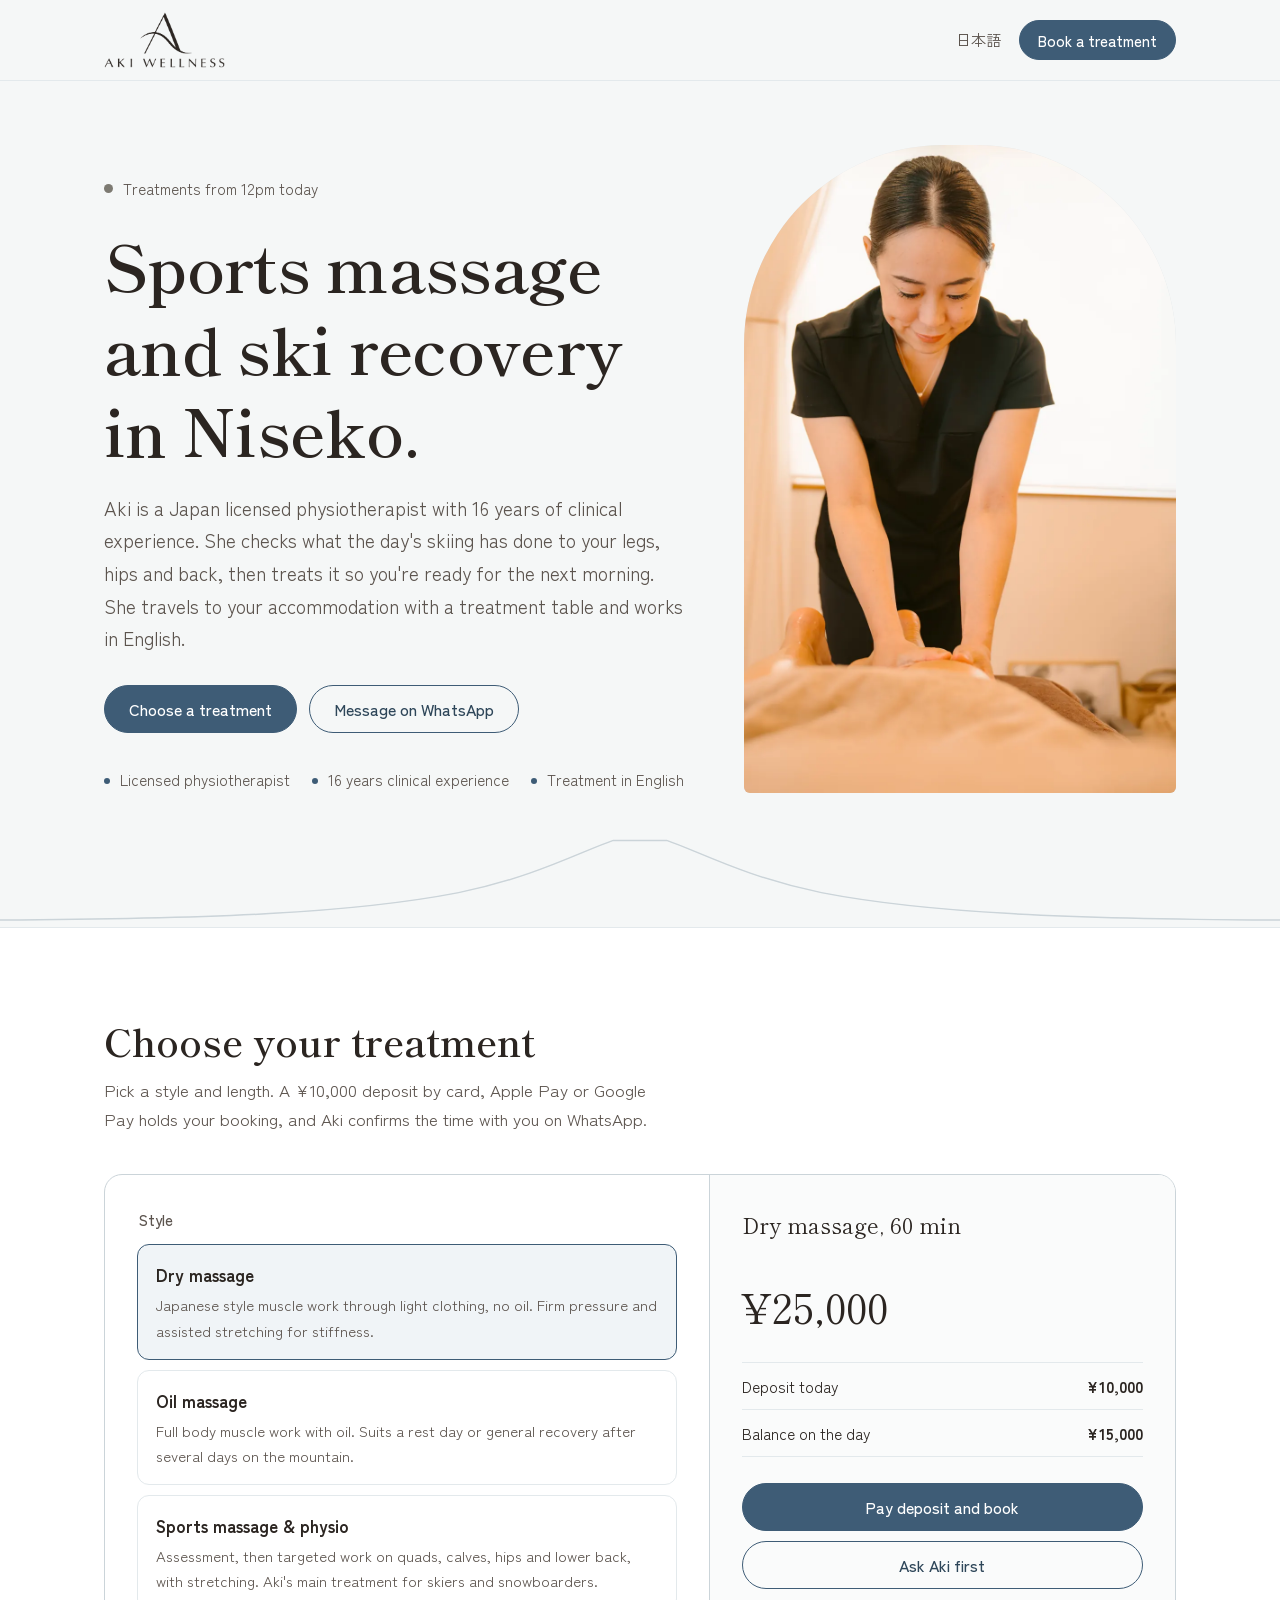
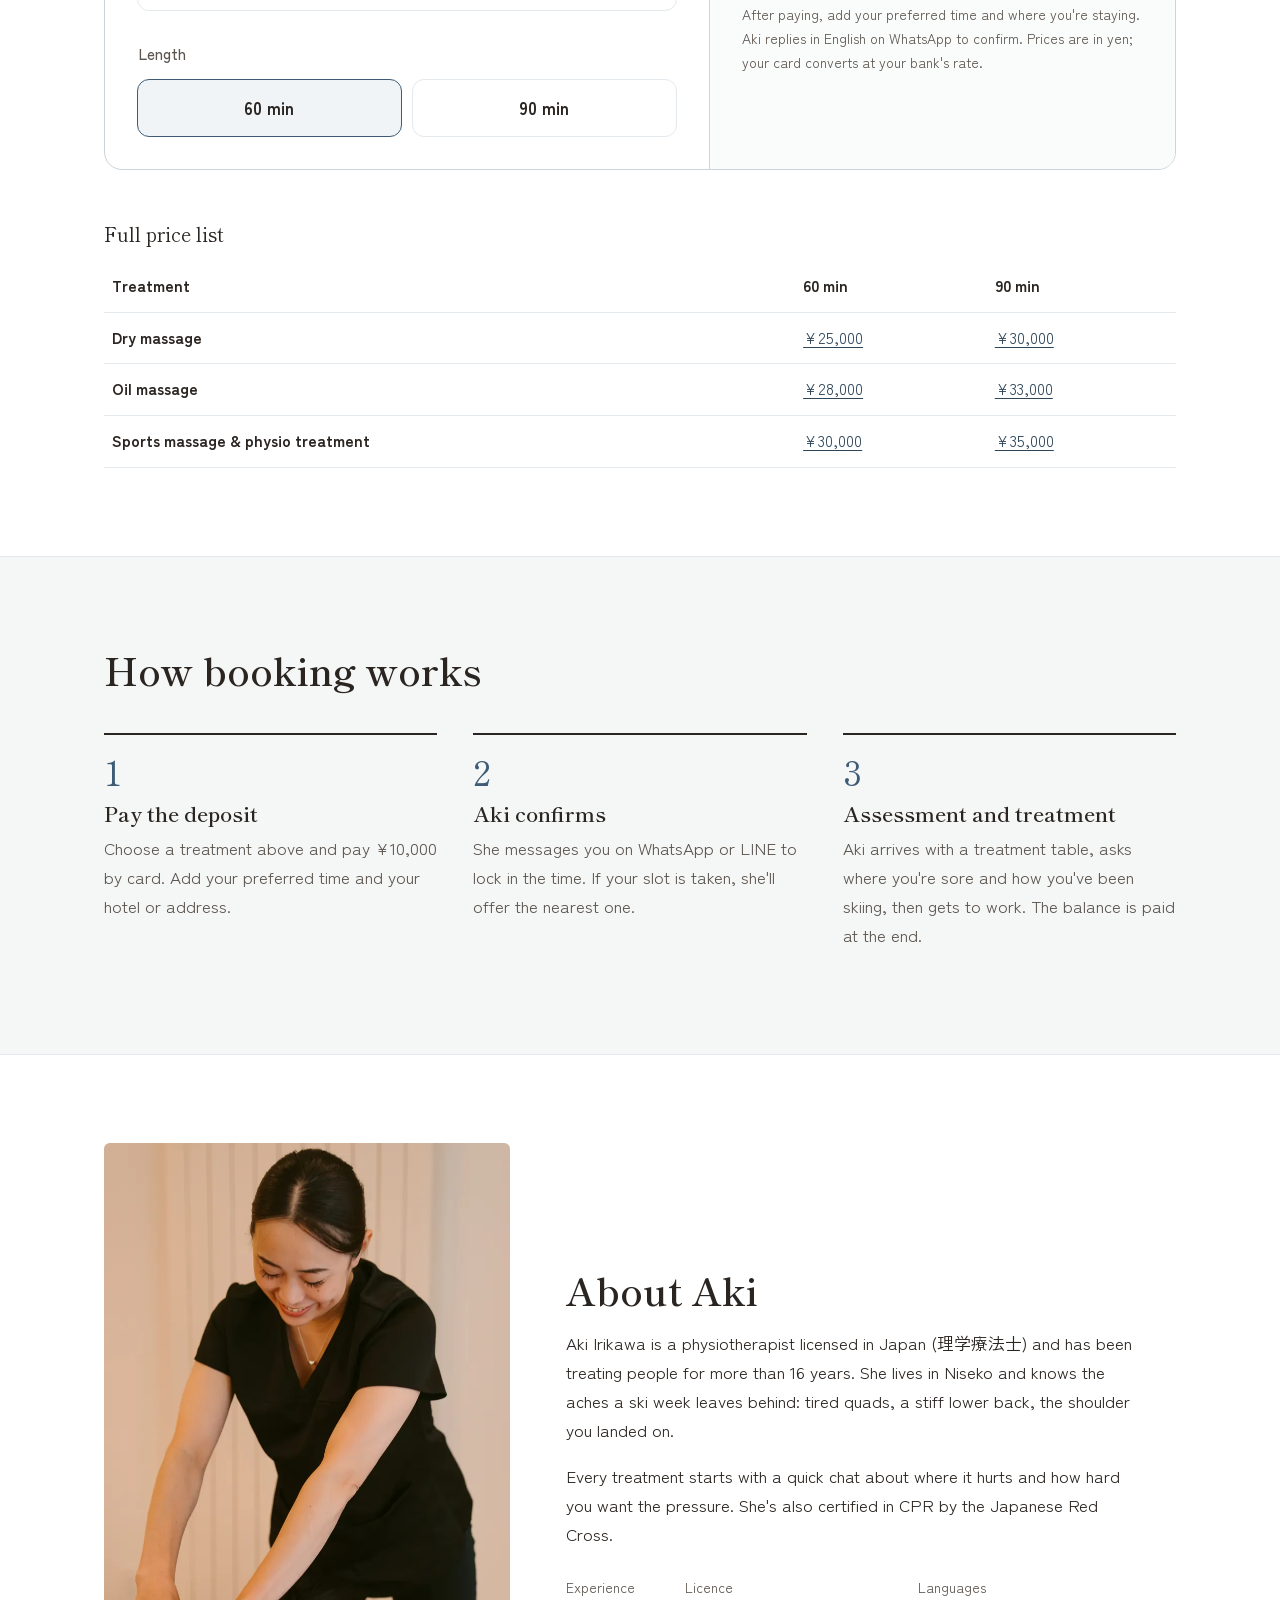
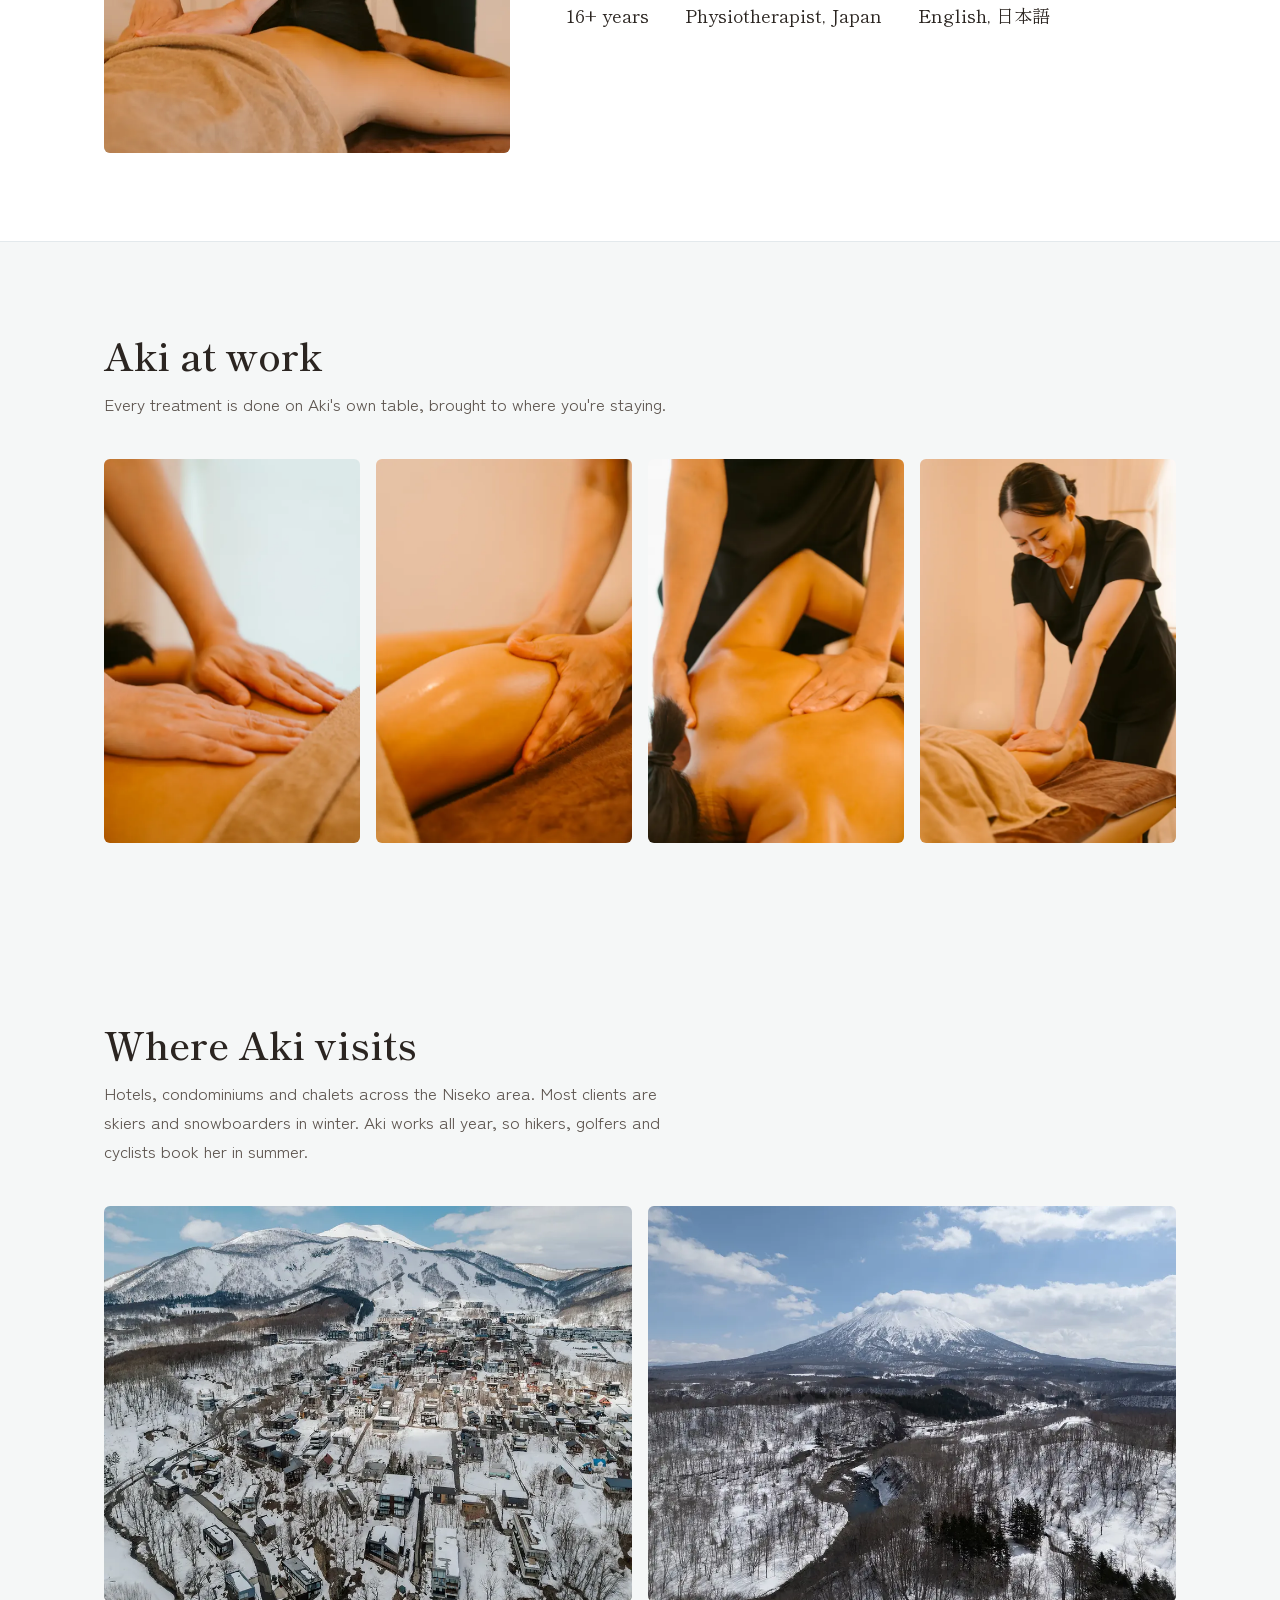
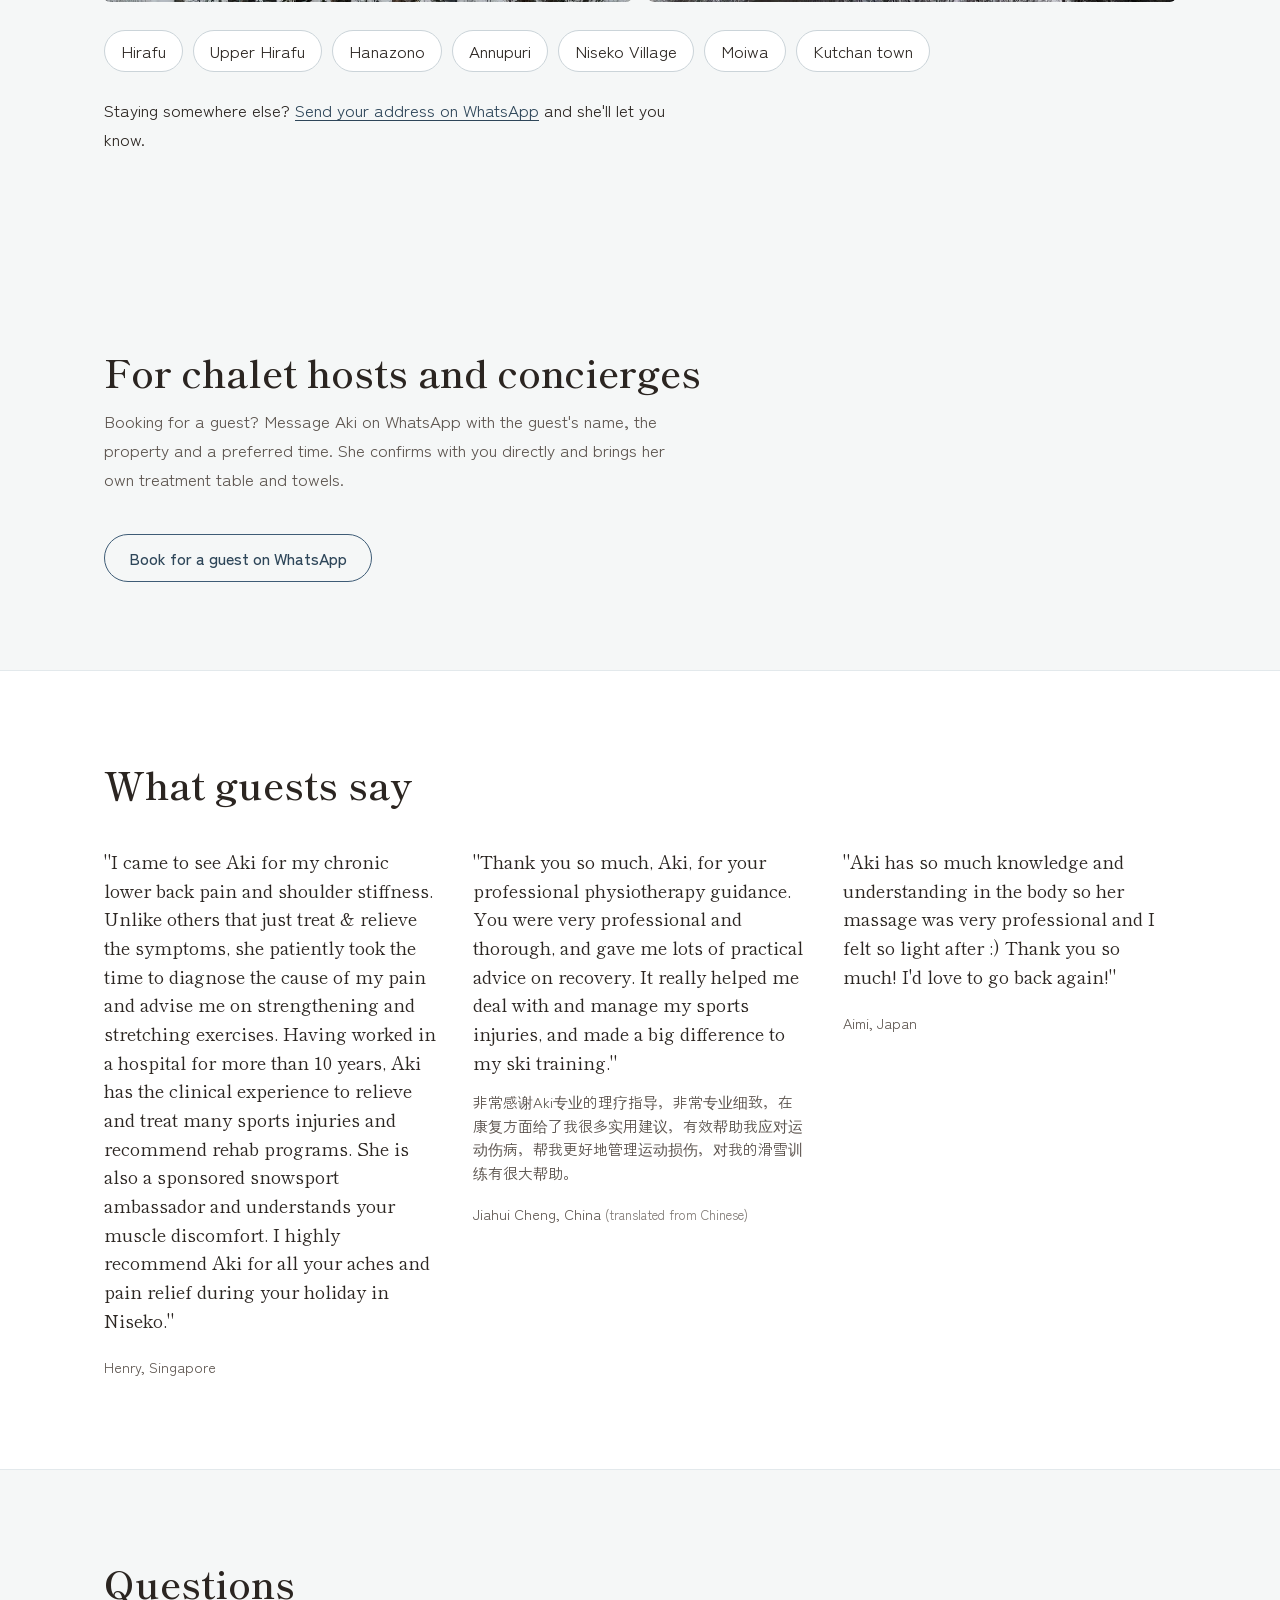
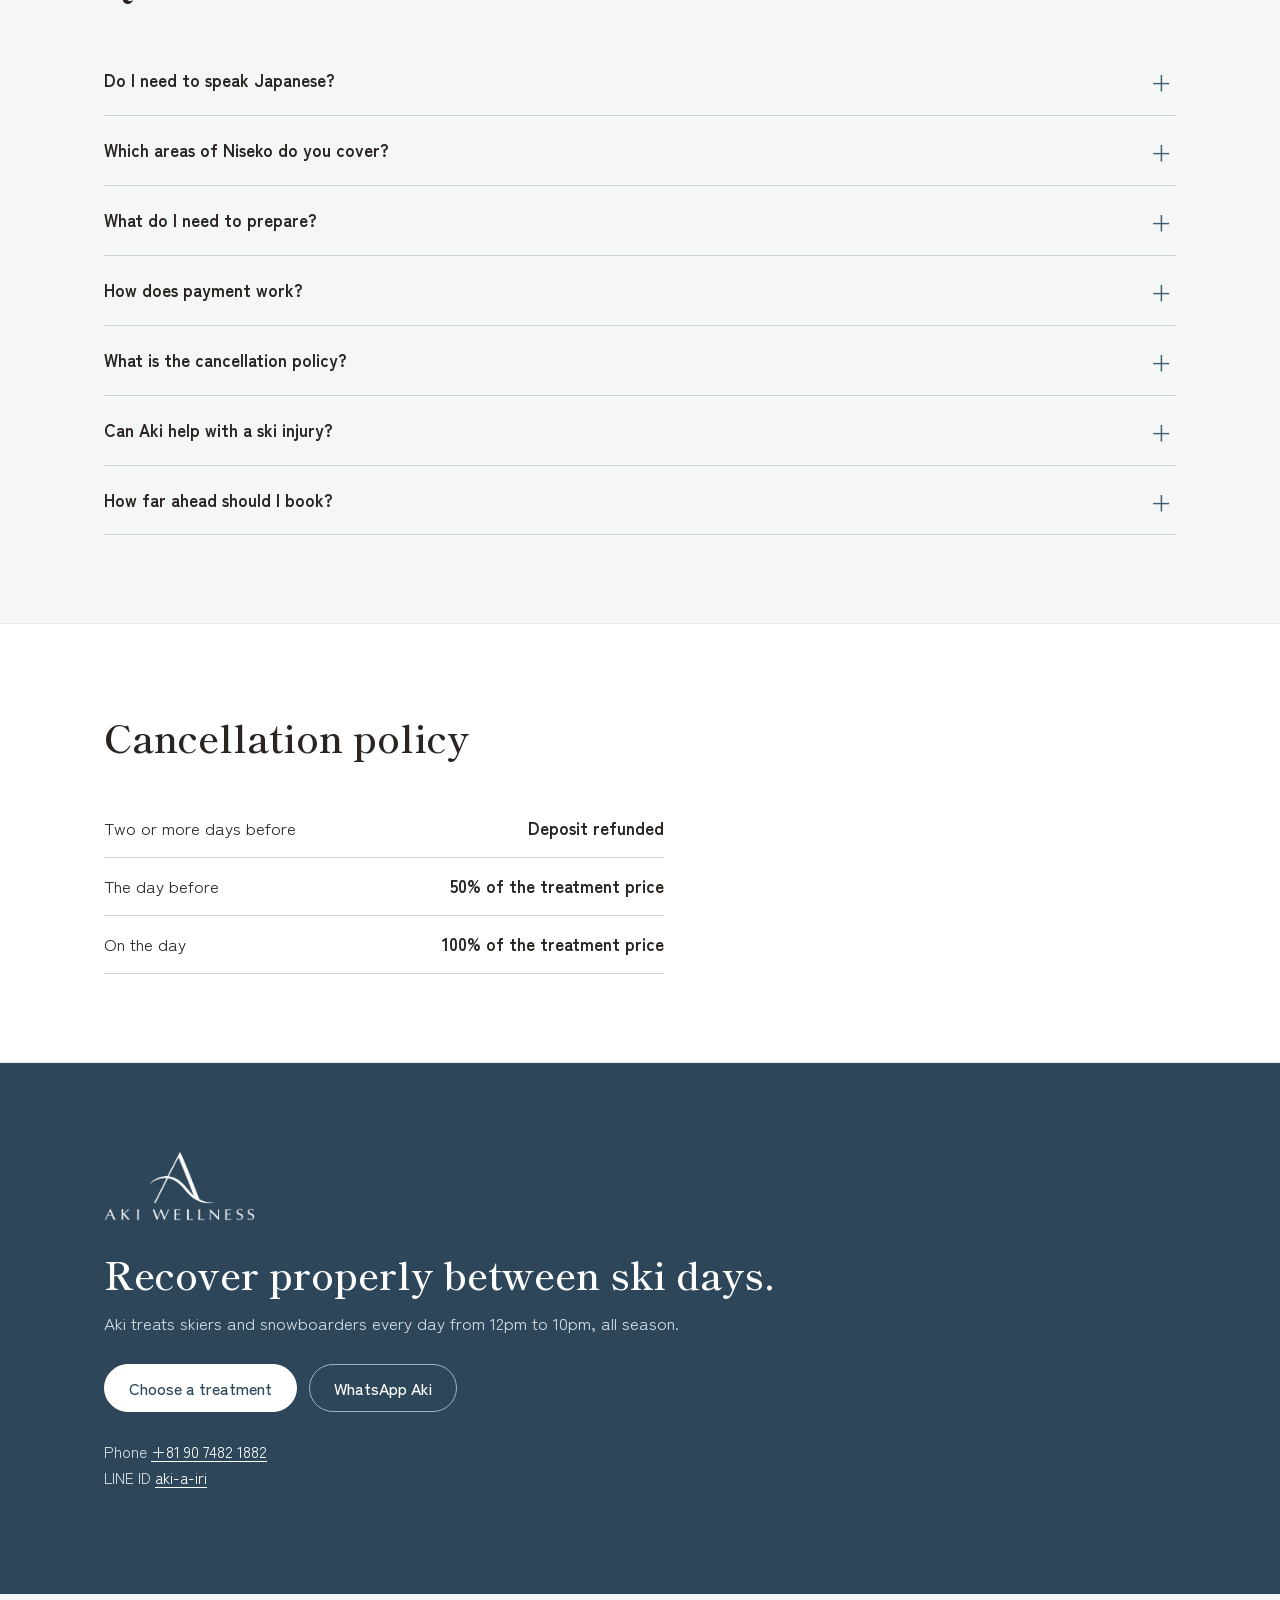
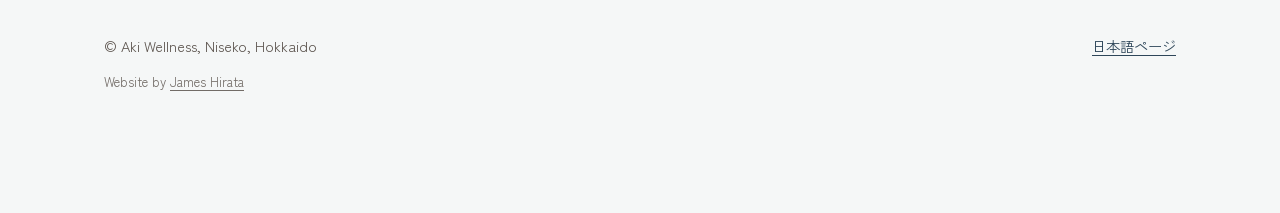
<file: index.html>
<!doctype html>
<html lang="en">
<head>
<meta charset="utf-8">
<meta name="viewport" content="width=device-width, initial-scale=1, viewport-fit=cover">
<title>Niseko Sports Massage and Ski Recovery by a Physiotherapist | Aki Wellness</title>
<meta name="description" content="Recovery and conditioning massage for skiers in Niseko from a Japan licensed physiotherapist. Sports massage, assessment and stretching at your accommodation, in English. Daily 12pm to 10pm.">
<link rel="canonical" href="https://akiwellness.jp/">
<link rel="alternate" hreflang="en" href="https://akiwellness.jp/">
<link rel="alternate" hreflang="ja" href="https://akiwellness.jp/ja/">
<link rel="alternate" hreflang="x-default" href="https://akiwellness.jp/">
<meta name="theme-color" content="#F5F7F7">
<link rel="icon" href="/assets/favicon-32.png" type="image/png" sizes="32x32">
<link rel="apple-touch-icon" href="/assets/apple-touch-icon.png">

<meta property="og:type" content="website">
<meta property="og:site_name" content="Aki Wellness">
<meta property="og:title" content="Ski recovery and sports massage in Niseko | Aki Wellness">
<meta property="og:description" content="Recovery conditioning massage from a licensed physiotherapist, at your accommodation, in English.">
<meta property="og:url" content="https://akiwellness.jp/">
<meta property="og:image" content="https://akiwellness.jp/assets/og.jpg">
<meta property="og:locale" content="en_US">
<meta property="og:locale:alternate" content="ja_JP">
<meta property="og:image:width" content="1200">
<meta property="og:image:height" content="630">
<meta property="og:image:alt" content="Portrait of Aki Irikawa, physiotherapist and massage therapist in Niseko, at work">
<meta name="twitter:card" content="summary_large_image">

<link rel="preconnect" href="https://fonts.googleapis.com">
<link rel="preconnect" href="https://fonts.gstatic.com" crossorigin>
<link href="https://fonts.googleapis.com/css2?family=Shippori+Mincho:wght@500;600&family=Zen+Kaku+Gothic+New:wght@400;500;700&display=swap" rel="stylesheet">
<link rel="preload" as="image" type="image/webp" href="/assets/img/niseko-sports-massage-aki-physiotherapist.webp" fetchpriority="high">
<link rel="stylesheet" href="/assets/styles.css?v=8">

<script type="application/ld+json">
{
  "@context": "https://schema.org",
  "@graph": [
    {
      "@type": "HealthAndBeautyBusiness",
      "@id": "https://akiwellness.jp/#business",
      "name": "Aki Wellness",
      "logo": "https://akiwellness.jp/assets/logo-dark.png",
      "alternateName": "アキ ウェルネス",
      "description": "Recovery conditioning and sports massage for skiers and snowboarders in Niseko, Hokkaido. Aki Irikawa, a Japan licensed physiotherapist with over 16 years of clinical experience, provides assessment and treatment at guests' accommodation, in English.",
      "url": "https://akiwellness.jp/",
      "image": [
        "https://akiwellness.jp/assets/og.jpg",
        "https://akiwellness.jp/assets/img/niseko-sports-massage-aki-physiotherapist.jpg"
      ],
      "telephone": "+81-90-7482-1882",
      "priceRange": "¥25,000 to ¥35,000",
      "currenciesAccepted": "JPY",
      "knowsLanguage": [
        "en",
        "ja"
      ],
      "address": {
        "@type": "PostalAddress",
        "addressLocality": "Niseko",
        "addressRegion": "Hokkaido",
        "addressCountry": "JP"
      },
      "areaServed": [
        {
          "@type": "Place",
          "name": "Hirafu, Kutchan, Hokkaido"
        },
        {
          "@type": "Place",
          "name": "Hanazono, Kutchan, Hokkaido"
        },
        {
          "@type": "Place",
          "name": "Annupuri, Niseko, Hokkaido"
        },
        {
          "@type": "Place",
          "name": "Niseko Village, Hokkaido"
        },
        {
          "@type": "Place",
          "name": "Moiwa, Niseko, Hokkaido"
        },
        {
          "@type": "Place",
          "name": "Kutchan, Hokkaido"
        }
      ],
      "openingHoursSpecification": [
        {
          "@type": "OpeningHoursSpecification",
          "dayOfWeek": [
            "Monday",
            "Tuesday",
            "Wednesday",
            "Thursday",
            "Friday",
            "Saturday",
            "Sunday"
          ],
          "opens": "12:00",
          "closes": "22:00"
        }
      ],
      "founder": {
        "@id": "https://akiwellness.jp/#aki"
      },
      "hasOfferCatalog": {
        "@type": "OfferCatalog",
        "name": "Treatments",
        "itemListElement": [
          {
            "@type": "Offer",
            "name": "Dry massage, 60 minutes",
            "price": 25000,
            "priceCurrency": "JPY"
          },
          {
            "@type": "Offer",
            "name": "Dry massage, 90 minutes",
            "price": 30000,
            "priceCurrency": "JPY"
          },
          {
            "@type": "Offer",
            "name": "Oil massage, 60 minutes",
            "price": 28000,
            "priceCurrency": "JPY"
          },
          {
            "@type": "Offer",
            "name": "Oil massage, 90 minutes",
            "price": 33000,
            "priceCurrency": "JPY"
          },
          {
            "@type": "Offer",
            "name": "Sports massage and physio treatment, 60 minutes",
            "price": 30000,
            "priceCurrency": "JPY"
          },
          {
            "@type": "Offer",
            "name": "Sports massage and physio treatment, 90 minutes",
            "price": 35000,
            "priceCurrency": "JPY"
          }
        ]
      },
      "sameAs": [],
      "review": [
        {
          "@type": "Review",
          "author": {
            "@type": "Person",
            "name": "Henry"
          },
          "reviewBody": "I came to see Aki for my chronic lower back pain and shoulder stiffness. Unlike others that just treat & relieve the symptoms, she patiently took the time to diagnose the cause of my pain and advise me on strengthening and stretching exercises. Having worked in a hospital for more than 10 years, Aki has the clinical experience to relieve and treat many sports injuries and recommend rehab programs. She is also a sponsored snowsport ambassador and understands your muscle discomfort. I highly recommend Aki for all your aches and pain relief during your holiday in Niseko.",
          "inLanguage": "en",
          "itemReviewed": {
            "@id": "https://akiwellness.jp/#business"
          }
        },
        {
          "@type": "Review",
          "author": {
            "@type": "Person",
            "name": "Jiahui Cheng"
          },
          "reviewBody": "非常感谢Aki专业的理疗指导，非常专业细致，在康复方面给了我很多实用建议，有效帮助我应对运动伤病，帮我更好地管理运动损伤，对我的滑雪训练有很大帮助。",
          "inLanguage": "zh-CN",
          "itemReviewed": {
            "@id": "https://akiwellness.jp/#business"
          }
        },
        {
          "@type": "Review",
          "author": {
            "@type": "Person",
            "name": "Aimi"
          },
          "reviewBody": "Aki has so much knowledge and understanding in the body so her massage was very professional and I felt so light after :) Thank you so much! I'd love to go back again!",
          "inLanguage": "en",
          "itemReviewed": {
            "@id": "https://akiwellness.jp/#business"
          }
        }
      ]
    },
    {
      "@type": "Person",
      "@id": "https://akiwellness.jp/#aki",
      "image": "https://akiwellness.jp/assets/img/aki-irikawa-physiotherapist-niseko.jpg",
      "name": "Aki Irikawa",
      "alternateName": "入川",
      "jobTitle": "Physiotherapist and massage therapist",
      "knowsLanguage": [
        "en",
        "ja"
      ],
      "hasCredential": [
        {
          "@type": "EducationalOccupationalCredential",
          "name": "Licensed Physical Therapist (理学療法士), Japan",
          "credentialCategory": "license"
        },
        {
          "@type": "EducationalOccupationalCredential",
          "name": "Japanese Red Cross CPR certification",
          "credentialCategory": "certificate"
        }
      ],
      "worksFor": {
        "@id": "https://akiwellness.jp/#business"
      }
    },
    {
      "@type": "FAQPage",
      "mainEntity": [
        {
          "@type": "Question",
          "name": "Do I need to speak Japanese?",
          "acceptedAnswer": {
            "@type": "Answer",
            "text": "No. Aki speaks English, and booking, payment and the treatment itself all happen in English."
          }
        },
        {
          "@type": "Question",
          "name": "Which areas of Niseko do you cover?",
          "acceptedAnswer": {
            "@type": "Answer",
            "text": "Hirafu (upper and lower), Hanazono, Annupuri, Niseko Village, Moiwa and Kutchan town. If you are staying further out, send a message and Aki will let you know."
          }
        },
        {
          "@type": "Question",
          "name": "What do I need to prepare?",
          "acceptedAnswer": {
            "@type": "Answer",
            "text": "A clear patch of floor about 2 m by 1 m. Aki brings the massage table, towels and oil. Shower beforehand if you have just come off the mountain."
          }
        },
        {
          "@type": "Question",
          "name": "How does payment work?",
          "acceptedAnswer": {
            "@type": "Answer",
            "text": "You pay a ¥10,000 deposit online by card, Apple Pay or Google Pay when you book. Prices are in yen and your card converts them. The balance is paid on the day of your treatment."
          }
        },
        {
          "@type": "Question",
          "name": "What is the cancellation policy?",
          "acceptedAnswer": {
            "@type": "Answer",
            "text": "Cancelling on the day of the treatment is charged at 100%. Cancelling the day before is charged at 50%. Cancel two or more days ahead and your deposit is refunded."
          }
        },
        {
          "@type": "Question",
          "name": "Can Aki help with a ski injury?",
          "acceptedAnswer": {
            "@type": "Answer",
            "text": "Aki is a Japan licensed physiotherapist, so she can assess and work on sore muscles, tight hips, knees and backs after skiing or hiking. For suspected fractures, head knocks or anything serious, see a clinic first."
          }
        },
        {
          "@type": "Question",
          "name": "How far ahead should I book?",
          "acceptedAnswer": {
            "@type": "Answer",
            "text": "Same day bookings are often possible, especially early afternoon. In peak season, from Christmas through February, book a few days ahead for evening slots."
          }
        }
      ]
    }
  ]
}
</script>
</head>
<body>
<a class="skip" href="#main">Skip to content</a>

<header class="site-head">
  <div class="wrap">
    <a class="brand" href="/"><img src="/assets/logo-dark.png" alt="Aki Wellness" width="121" height="56"></a>
    <div class="head-actions">
      <a class="lang" href="/ja/" hreflang="ja" lang="ja">日本語</a>
      <a class="btn btn-primary btn-small" href="#book">Book a treatment</a>
    </div>
  </div>
</header>

<main id="main">

<section class="hero" aria-labelledby="hero-title">
  <div class="wrap">
    <div class="hero-grid">
      <div>
        <p class="status" data-status data-open="false"><span class="status-dot" aria-hidden="true"></span><span data-status-text>Treatments daily, 12pm to 10pm</span></p>
        <h1 id="hero-title">Sports massage and ski recovery in Niseko.</h1>
        <p class="hero-lede">Aki is a Japan licensed physiotherapist with 16 years of clinical experience. She checks what the day's skiing has done to your legs, hips and back, then treats it so you're ready for the next morning. She travels to your accommodation with a treatment table and works in English.</p>
        <div class="hero-ctas">
          <a class="btn btn-primary" href="#book">Choose a treatment</a>
          <a class="btn btn-ghost" data-wa="Hi Aki, I have a question about a massage in Niseko." href="https://wa.me/819074821882">Message on WhatsApp</a>
        </div>
        <ul class="creds">
          <li>Licensed physiotherapist</li>
          <li>16 years clinical experience</li>
          <li>Treatment in English</li>
        </ul>
      </div>
      <div class="photo">
        <picture><source srcset="/assets/img/niseko-sports-massage-aki-physiotherapist.webp" type="image/webp"><img src="/assets/img/niseko-sports-massage-aki-physiotherapist.jpg" alt="Aki, a licensed physiotherapist, giving a sports massage to a guest on her treatment table in Niseko" width="960" height="1440" fetchpriority="high" decoding="async"></picture>
      </div>
    </div>
  </div>
  <svg class="yotei" viewBox="0 0 1200 160" preserveAspectRatio="none" aria-hidden="true" focusable="false">
    <path d="M0 150 C200 148 330 140 430 110 C500 88 545 50 575 34 L625 34 C655 50 700 88 770 110 C870 140 1000 148 1200 150" fill="none" stroke="currentColor" stroke-width="1.5" vector-effect="non-scaling-stroke"/>
  </svg>
</section>

<section id="book" class="band" aria-labelledby="book-title">
  <div class="wrap">
    <div class="section-head">
      <h2 id="book-title">Choose your treatment</h2>
      <p>Pick a style and length. A ¥10,000 deposit by card, Apple Pay or Google Pay holds your booking, and Aki confirms the time with you on WhatsApp.</p>
    </div>

    <form class="picker" data-picker onsubmit="return false">
      <div class="picker-options">
        <fieldset>
          <legend>Style</legend>
          <div class="styles">
            <div class="opt">
              <input type="radio" name="style" id="s-dry" value="dry" checked>
              <label for="s-dry"><span class="name">Dry massage</span><span class="desc">Japanese style muscle work through light clothing, no oil. Firm pressure and assisted stretching for stiffness.</span></label>
            </div>
            <div class="opt">
              <input type="radio" name="style" id="s-oil" value="oil">
              <label for="s-oil"><span class="name">Oil massage</span><span class="desc">Full body muscle work with oil. Suits a rest day or general recovery after several days on the mountain.</span></label>
            </div>
            <div class="opt">
              <input type="radio" name="style" id="s-sports" value="sports">
              <label for="s-sports"><span class="name">Sports massage &amp; physio</span><span class="desc">Assessment, then targeted work on quads, calves, hips and lower back, with stretching. Aki's main treatment for skiers and snowboarders.</span></label>
            </div>
          </div>
        </fieldset>
        <fieldset>
          <legend>Length</legend>
          <div class="durations">
            <div class="opt">
              <input type="radio" name="duration" id="d-60" value="60" checked>
              <label for="d-60">60 min</label>
            </div>
            <div class="opt">
              <input type="radio" name="duration" id="d-90" value="90">
              <label for="d-90">90 min</label>
            </div>
          </div>
        </fieldset>
      </div>

      <div class="picker-summary" aria-live="polite">
        <p class="summary-choice" data-choice>Dry massage, 60 min</p>
        <p class="summary-price" data-price>¥25,000</p>
        <ul class="summary-rows">
          <li><span>Deposit today</span><span data-deposit>¥10,000</span></li>
          <li><span>Balance on the day</span><span data-balance>¥15,000</span></li>
        </ul>
        <a class="btn btn-primary" data-book href="#">Pay deposit and book</a>
        <a class="btn btn-ghost" data-ask href="https://wa.me/819074821882">Ask Aki first</a>
        <p class="fineprint">After paying, add your preferred time and where you're staying. Aki replies in English on WhatsApp to confirm. Prices are in yen; your card converts at your bank's rate.</p>
      </div>
    </form>

    <div class="table-scroll">
      <table class="price-table">
        <caption>Full price list</caption>
        <thead><tr><th scope="col">Treatment</th><th scope="col">60 min</th><th scope="col">90 min</th></tr></thead>
        <tbody>
          <tr><th scope="row">Dry massage</th><td><a href="#book" data-pick="dry-60">¥25,000</a></td><td><a href="#book" data-pick="dry-90">¥30,000</a></td></tr>
          <tr><th scope="row">Oil massage</th><td><a href="#book" data-pick="oil-60">¥28,000</a></td><td><a href="#book" data-pick="oil-90">¥33,000</a></td></tr>
          <tr><th scope="row">Sports massage &amp; physio treatment</th><td><a href="#book" data-pick="sports-60">¥30,000</a></td><td><a href="#book" data-pick="sports-90">¥35,000</a></td></tr>
        </tbody>
      </table>
    </div>
  </div>
</section>

<section aria-labelledby="how-title">
  <div class="wrap">
    <div class="section-head">
      <h2 id="how-title">How booking works</h2>
    </div>
    <ol class="steps">
      <li><h3>Pay the deposit</h3><p>Choose a treatment above and pay ¥10,000 by card. Add your preferred time and your hotel or address.</p></li>
      <li><h3>Aki confirms</h3><p>She messages you on WhatsApp or LINE to lock in the time. If your slot is taken, she'll offer the nearest one.</p></li>
      <li><h3>Assessment and treatment</h3><p>Aki arrives with a treatment table, asks where you're sore and how you've been skiing, then gets to work. The balance is paid at the end.</p></li>
    </ol>
  </div>
</section>

<section class="band" aria-labelledby="about-title">
  <div class="wrap about-grid">
    <div class="photo photo-portrait"><picture><source srcset="/assets/img/aki-irikawa-physiotherapist-niseko.webp" type="image/webp"><img src="/assets/img/aki-irikawa-physiotherapist-niseko.jpg" alt="Portrait of Aki Irikawa, physiotherapist and massage therapist in Niseko, at work" width="800" height="1200" loading="lazy" decoding="async"></picture></div>
    <div>
      <h2 id="about-title">About Aki</h2>
      <!-- REPLACE: a few lines in Aki's own words. Current text is filler built from known facts. -->
      <p style="margin-top:16px">Aki Irikawa is a physiotherapist licensed in Japan (理学療法士) and has been treating people for more than 16 years. She lives in Niseko and knows the aches a ski week leaves behind: tired quads, a stiff lower back, the shoulder you landed on.</p>
      <p>Every treatment starts with a quick chat about where it hurts and how hard you want the pressure. She's also certified in CPR by the Japanese Red Cross.</p>
      <dl class="facts">
        <div><dt>Experience</dt><dd>16+ years</dd></div>
        <div><dt>Licence</dt><dd>Physiotherapist, Japan</dd></div>
        <div><dt>Languages</dt><dd>English, 日本語</dd></div>
      </dl>
    </div>
  </div>
</section>

<section class="gallery-sec" aria-labelledby="work-title">
  <div class="wrap">
    <div class="section-head">
      <h2 id="work-title">Aki at work</h2>
      <p>Every treatment is done on Aki's own table, brought to where you're staying.</p>
    </div>
    <ul class="gallery">
      <li><picture><source srcset="/assets/img/niseko-massage-back-treatment.webp" type="image/webp"><img src="/assets/img/niseko-massage-back-treatment.jpg" alt="Aki's hands working along a guest's lower back during a massage" width="600" height="900" loading="lazy" decoding="async"></picture></li>
      <li><picture><source srcset="/assets/img/niseko-sports-massage-calf.webp" type="image/webp"><img src="/assets/img/niseko-sports-massage-calf.jpg" alt="Close up of Aki working the calf muscle during a sports massage" width="600" height="900" loading="lazy" decoding="async"></picture></li>
      <li><picture><source srcset="/assets/img/niseko-oil-massage-shoulders.webp" type="image/webp"><img src="/assets/img/niseko-oil-massage-shoulders.jpg" alt="Aki treating a guest's shoulders and upper back with oil massage" width="600" height="900" loading="lazy" decoding="async"></picture></li>
      <li><picture><source srcset="/assets/img/niseko-ski-recovery-leg-massage.webp" type="image/webp"><img src="/assets/img/niseko-ski-recovery-leg-massage.jpg" alt="Aki smiling as she works on a guest's legs after a day of skiing" width="600" height="900" loading="lazy" decoding="async"></picture></li>
    </ul>
  </div>
</section>

<section aria-labelledby="area-title">
  <div class="wrap">
    <div class="section-head">
      <h2 id="area-title">Where Aki visits</h2>
      <p>Hotels, condominiums and chalets across the Niseko area. Most clients are skiers and snowboarders in winter. Aki works all year, so hikers, golfers and cyclists book her in summer.</p>
    </div>
    <div class="aerials"><picture><source srcset="/assets/img/niseko-hirafu-aerial.webp" type="image/webp"><img src="/assets/img/niseko-hirafu-aerial.jpg" alt="Aerial view of Hirafu village in Niseko with the Niseko Annupuri ski slopes behind" width="960" height="720" loading="lazy" decoding="async"></picture><picture><source srcset="/assets/img/niseko-mount-yotei-aerial.webp" type="image/webp"><img src="/assets/img/niseko-mount-yotei-aerial.jpg" alt="Aerial view of Mount Yotei above the snow-covered Niseko countryside in winter" width="960" height="720" loading="lazy" decoding="async"></picture></div>
    <ul class="areas">
      <li>Hirafu</li>
      <li>Upper Hirafu</li>
      <li>Hanazono</li>
      <li>Annupuri</li>
      <li>Niseko Village</li>
      <li>Moiwa</li>
      <li>Kutchan town</li>
    </ul>
    <p>Staying somewhere else? <a data-wa="Hi Aki, I'm staying outside the usual area. Can you visit? My address is: " href="https://wa.me/819074821882">Send your address on WhatsApp</a> and she'll let you know.</p>
  </div>
</section>


<section aria-labelledby="host-title">
  <div class="wrap">
    <div class="section-head">
      <h2 id="host-title">For chalet hosts and concierges</h2>
      <p>Booking for a guest? Message Aki on WhatsApp with the guest's name, the property and a preferred time. She confirms with you directly and brings her own treatment table and towels.</p>
    </div>
    <a class="btn btn-ghost" data-wa="Hi Aki, I'm booking a massage for a guest. Guest name, property and preferred time: " href="https://wa.me/819074821882">Book for a guest on WhatsApp</a>
  </div>
</section>

<section class="band" aria-labelledby="reviews-title">
  <div class="wrap">
    <div class="section-head">
      <h2 id="reviews-title">What guests say</h2>
    </div>
    <div class="reviews">
      <blockquote><p>"I came to see Aki for my chronic lower back pain and shoulder stiffness. Unlike others that just treat &amp; relieve the symptoms, she patiently took the time to diagnose the cause of my pain and advise me on strengthening and stretching exercises. Having worked in a hospital for more than 10 years, Aki has the clinical experience to relieve and treat many sports injuries and recommend rehab programs. She is also a sponsored snowsport ambassador and understands your muscle discomfort. I highly recommend Aki for all your aches and pain relief during your holiday in Niseko."</p><cite>Henry, Singapore</cite></blockquote>
      <blockquote><p>"Thank you so much, Aki, for your professional physiotherapy guidance. You were very professional and thorough, and gave me lots of practical advice on recovery. It really helped me deal with and manage my sports injuries, and made a big difference to my ski training."</p><p class="review-original" lang="zh-CN">非常感谢Aki专业的理疗指导，非常专业细致，在康复方面给了我很多实用建议，有效帮助我应对运动伤病，帮我更好地管理运动损伤，对我的滑雪训练有很大帮助。</p><cite>Jiahui Cheng, China <span class="review-note">(translated from Chinese)</span></cite></blockquote>
      <blockquote><p>"Aki has so much knowledge and understanding in the body so her massage was very professional and I felt so light after :) Thank you so much! I'd love to go back again!"</p><cite>Aimi, Japan</cite></blockquote>
    </div>
  </div>
</section>

<section class="faq" aria-labelledby="faq-title">
  <div class="wrap">
    <div class="section-head">
      <h2 id="faq-title">Questions</h2>
    </div>
    <details><summary>Do I need to speak Japanese?</summary><p>No. Aki speaks English, and booking, payment and the treatment itself all happen in English.</p></details>
    <details><summary>Which areas of Niseko do you cover?</summary><p>Hirafu (upper and lower), Hanazono, Annupuri, Niseko Village, Moiwa and Kutchan town. If you're staying further out, send a message and Aki will let you know.</p></details>
    <details><summary>What do I need to prepare?</summary><p>A clear patch of floor about 2 m by 1 m. Aki brings the massage table, towels and oil. Shower beforehand if you've just come off the mountain.</p></details>
    <details><summary>How does payment work?</summary><p>You pay a ¥10,000 deposit online by card, Apple Pay or Google Pay when you book. Prices are in yen and your card converts them. The balance is paid on the day of your treatment.</p></details>
    <details><summary>What is the cancellation policy?</summary><p>Cancelling on the day of the treatment is charged at 100%. Cancelling the day before is charged at 50%. Cancel two or more days ahead and your deposit is refunded.</p></details>
    <details><summary>Can Aki help with a ski injury?</summary><p>Aki is a Japan licensed physiotherapist, so she can assess and work on sore muscles, tight hips, knees and backs after skiing or hiking. For suspected fractures, head knocks or anything serious, see a clinic first.</p></details>
    <details><summary>How far ahead should I book?</summary><p>Same day bookings are often possible, especially early afternoon. In peak season, from Christmas through February, book a few days ahead for evening slots.</p></details>
  </div>
</section>

<section class="band" aria-labelledby="policy-title">
  <div class="wrap">
    <div class="section-head">
      <h2 id="policy-title">Cancellation policy</h2>
    </div>
    <ul class="policy">
      <li><span>Two or more days before</span><span>Deposit refunded</span></li>
      <li><span>The day before</span><span>50% of the treatment price</span></li>
      <li><span>On the day</span><span>100% of the treatment price</span></li>
    </ul>
  </div>
</section>

<section class="closing" aria-labelledby="closing-title">
  <div class="wrap">
    <img class="closing-logo" src="/assets/logo-white.png" alt="" width="151" height="70" loading="lazy">
    <h2 id="closing-title">Recover properly between ski days.</h2>
    <p style="margin-top:12px">Aki treats skiers and snowboarders every day from 12pm to 10pm, all season.</p>
    <div class="hero-ctas" style="margin-top:26px">
      <a class="btn btn-primary" href="#book">Choose a treatment</a>
      <a class="btn btn-ghost" data-wa="Hi Aki, I'd like to book a massage." href="https://wa.me/819074821882">WhatsApp Aki</a>
    </div>
    <p class="contact-lines">Phone <a href="tel:+819074821882">+81 90 7482 1882</a><br>LINE ID <a href="https://line.me/ti/p/~aki-a-iri">aki-a-iri</a></p>
  </div>
</section>

</main>

<footer>
  <div class="wrap">
    <span>© Aki Wellness, Niseko, Hokkaido</span>
    <a href="/ja/" hreflang="ja" lang="ja">日本語ページ</a>
    <span class="credit">Website by <a href="https://www.jameshirata.com" lang="en">James Hirata</a></span>
  </div>
</footer>

<nav class="mbar" aria-label="Quick booking">
  <a class="btn btn-primary" href="#book">Book</a>
  <a class="btn btn-ghost" data-wa="Hi Aki, I'd like to book a massage." href="https://wa.me/819074821882">WhatsApp</a>
</nav>

<script src="/assets/app.js?v=4" defer></script>
</body>
</html>
</file>
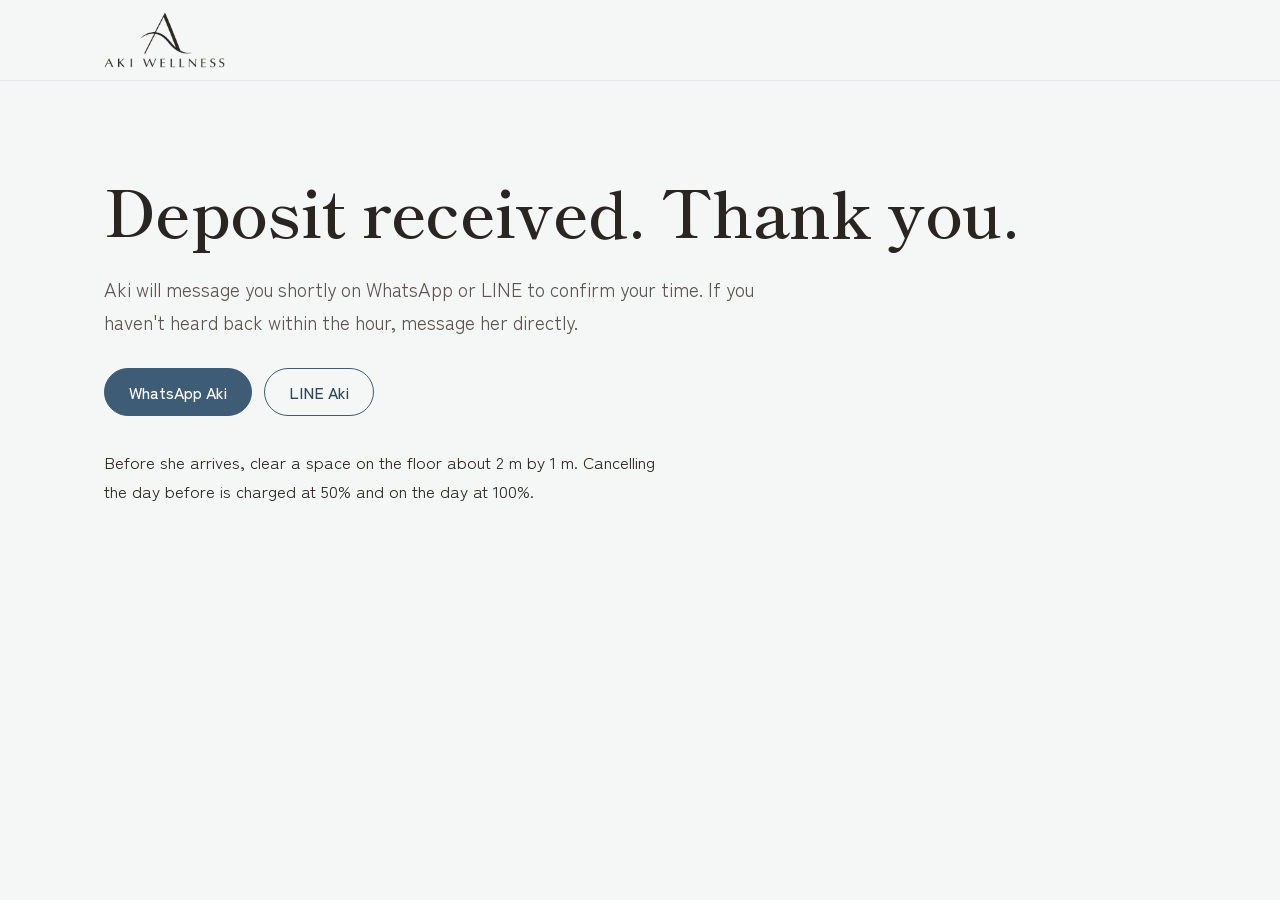
<file: booked/index.html>
<!doctype html>
<html lang="en">
<head>
<meta charset="utf-8">
<meta name="viewport" content="width=device-width, initial-scale=1, viewport-fit=cover">
<meta name="robots" content="noindex">
<title>Booking received | Aki Wellness</title>
<link rel="icon" href="/assets/favicon-32.png" type="image/png" sizes="32x32">
<link rel="apple-touch-icon" href="/assets/apple-touch-icon.png">
<link rel="preconnect" href="https://fonts.googleapis.com">
<link rel="preconnect" href="https://fonts.gstatic.com" crossorigin>
<link href="https://fonts.googleapis.com/css2?family=Shippori+Mincho:wght@500;600&family=Zen+Kaku+Gothic+New:wght@400;500;700&display=swap" rel="stylesheet">
<link rel="stylesheet" href="/assets/styles.css?v=8">
</head>
<body>
<header class="site-head"><div class="wrap"><a class="brand" href="/"><img src="/assets/logo-dark.png" alt="Aki Wellness" width="121" height="56"></a></div></header>
<main id="main">
<section>
  <div class="wrap">
    <h1>Deposit received. Thank you.</h1>
    <p class="hero-lede">Aki will message you shortly on WhatsApp or LINE to confirm your time. If you haven't heard back within the hour, message her directly.</p>
    <div class="hero-ctas">
      <a class="btn btn-primary" data-wa="Hi Aki, I just paid my deposit. My name is: " href="https://wa.me/819074821882">WhatsApp Aki</a>
      <a class="btn btn-ghost" href="https://line.me/ti/p/~aki-a-iri">LINE Aki</a>
    </div>
    <p style="margin-top:32px">Before she arrives, clear a space on the floor about 2 m by 1 m. Cancelling the day before is charged at 50% and on the day at 100%.</p>
  </div>
</section>
</main>
<script src="/assets/app.js?v=4" defer></script>
</body>
</html>
</file>
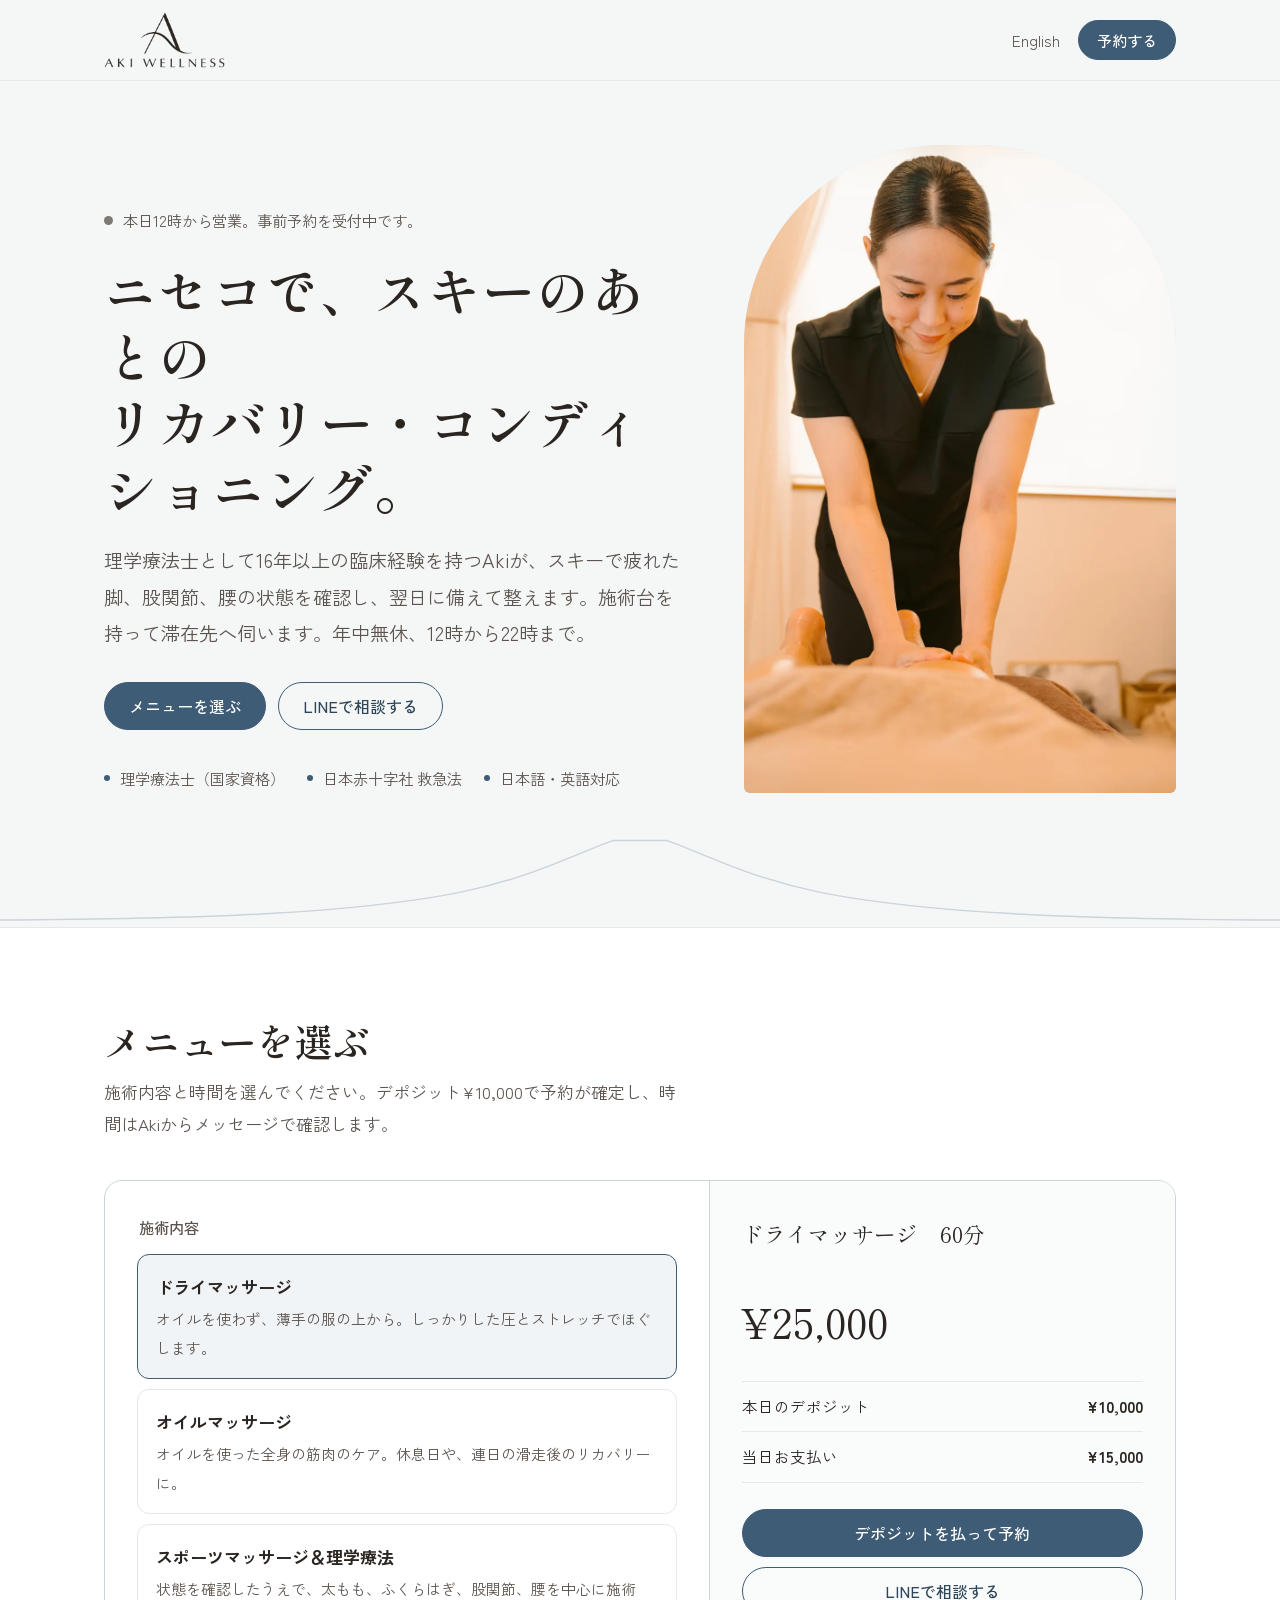
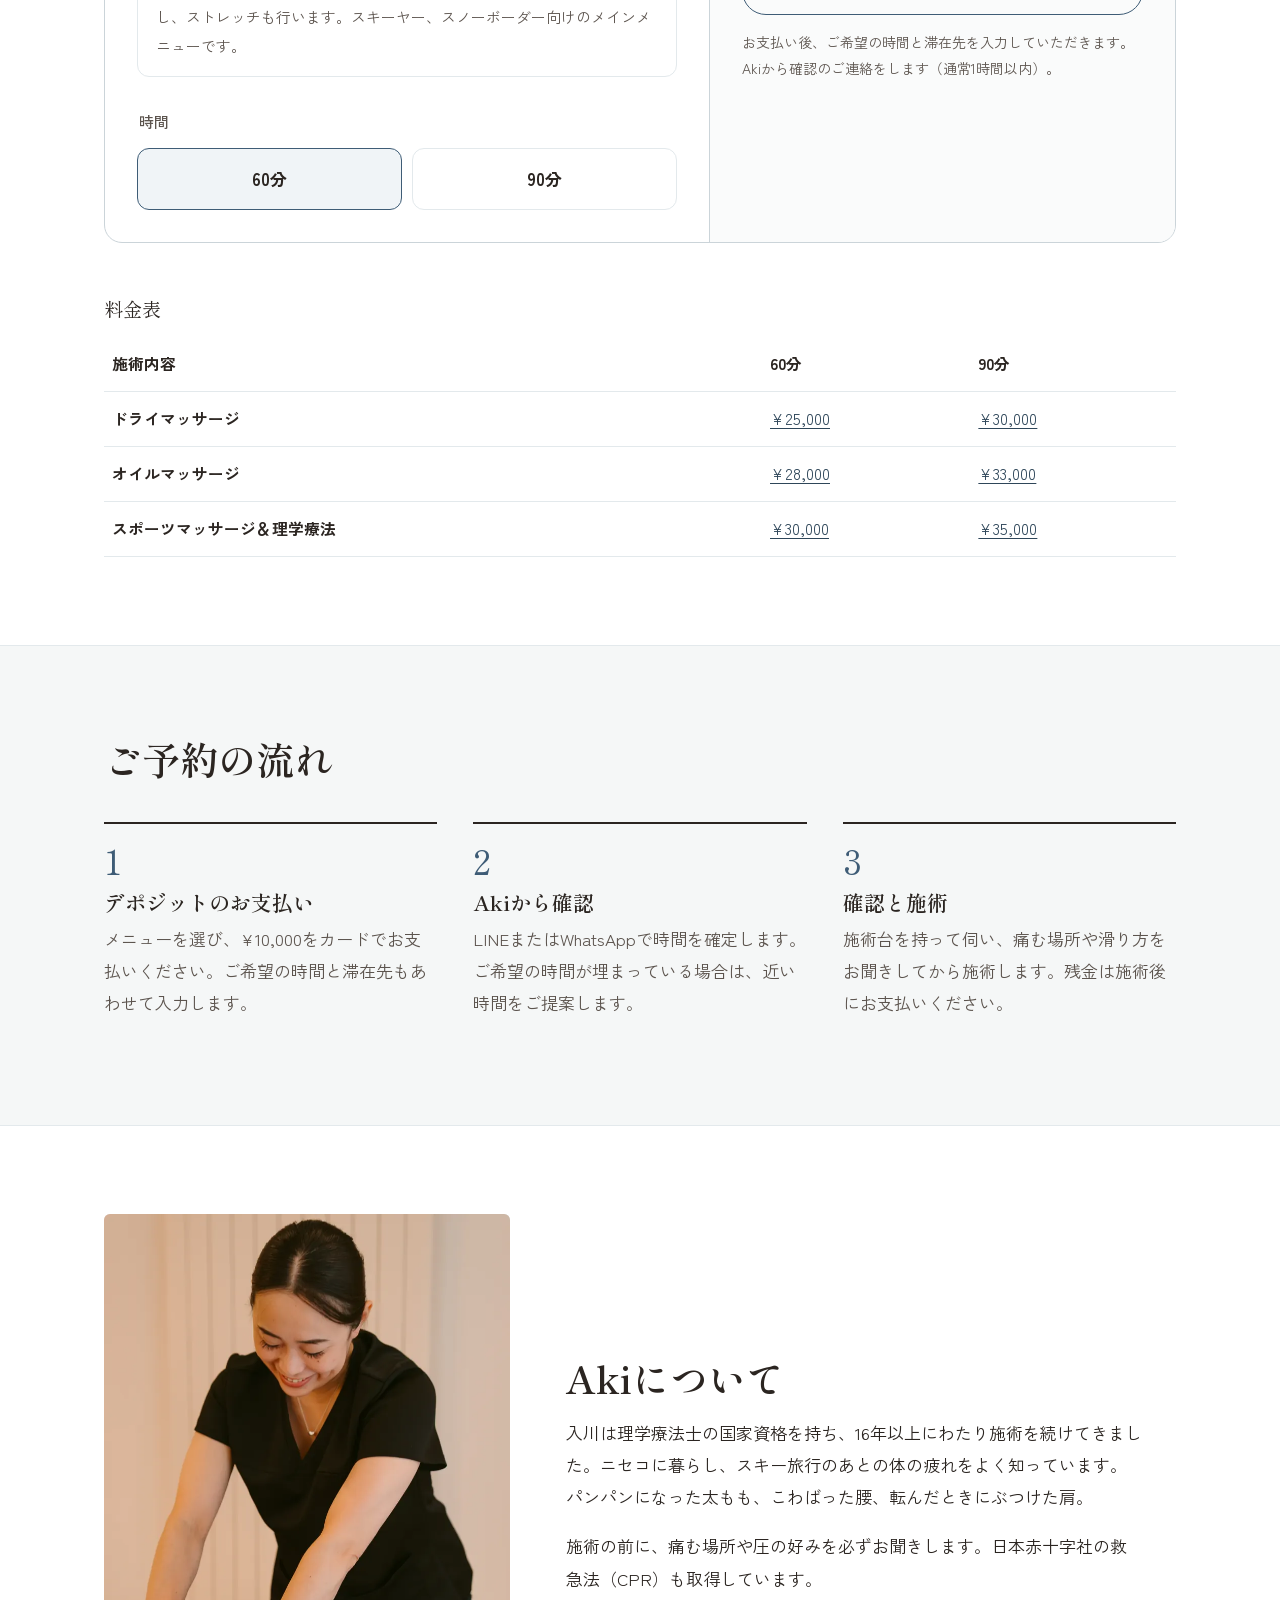
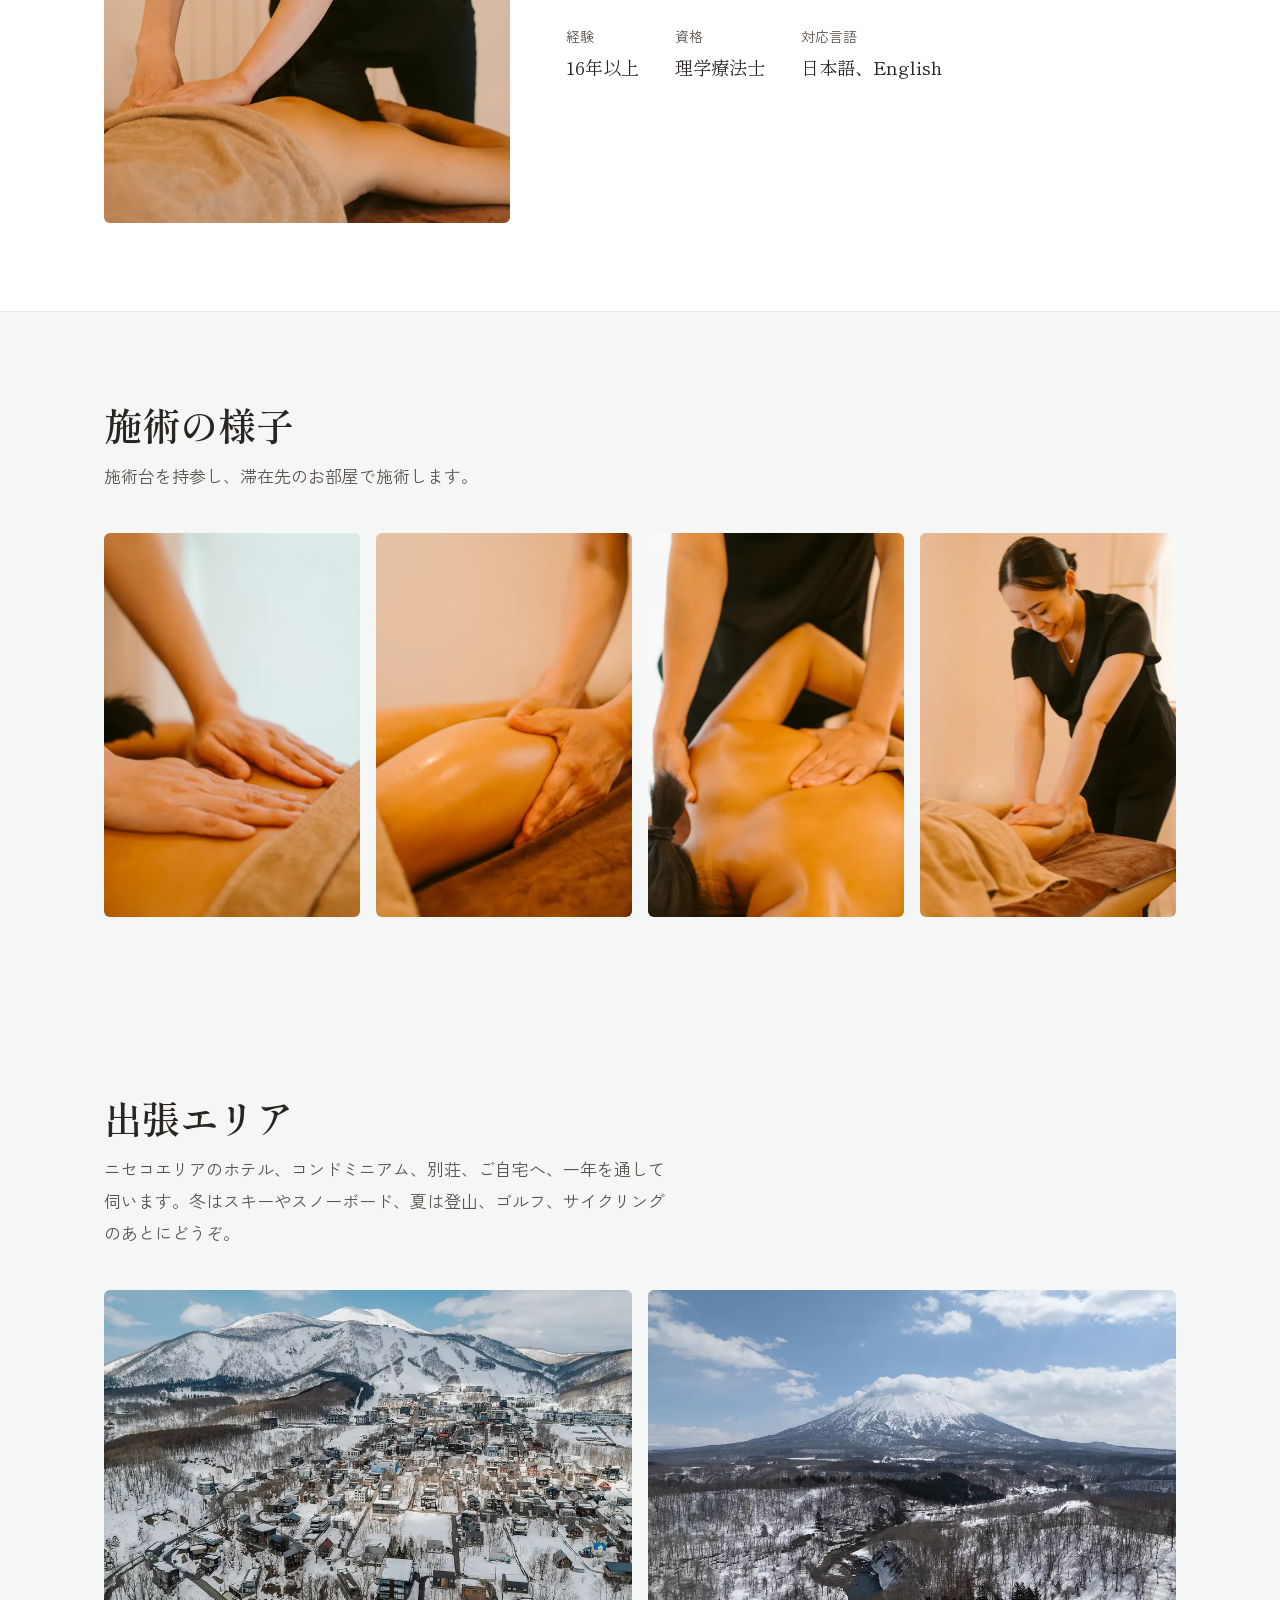
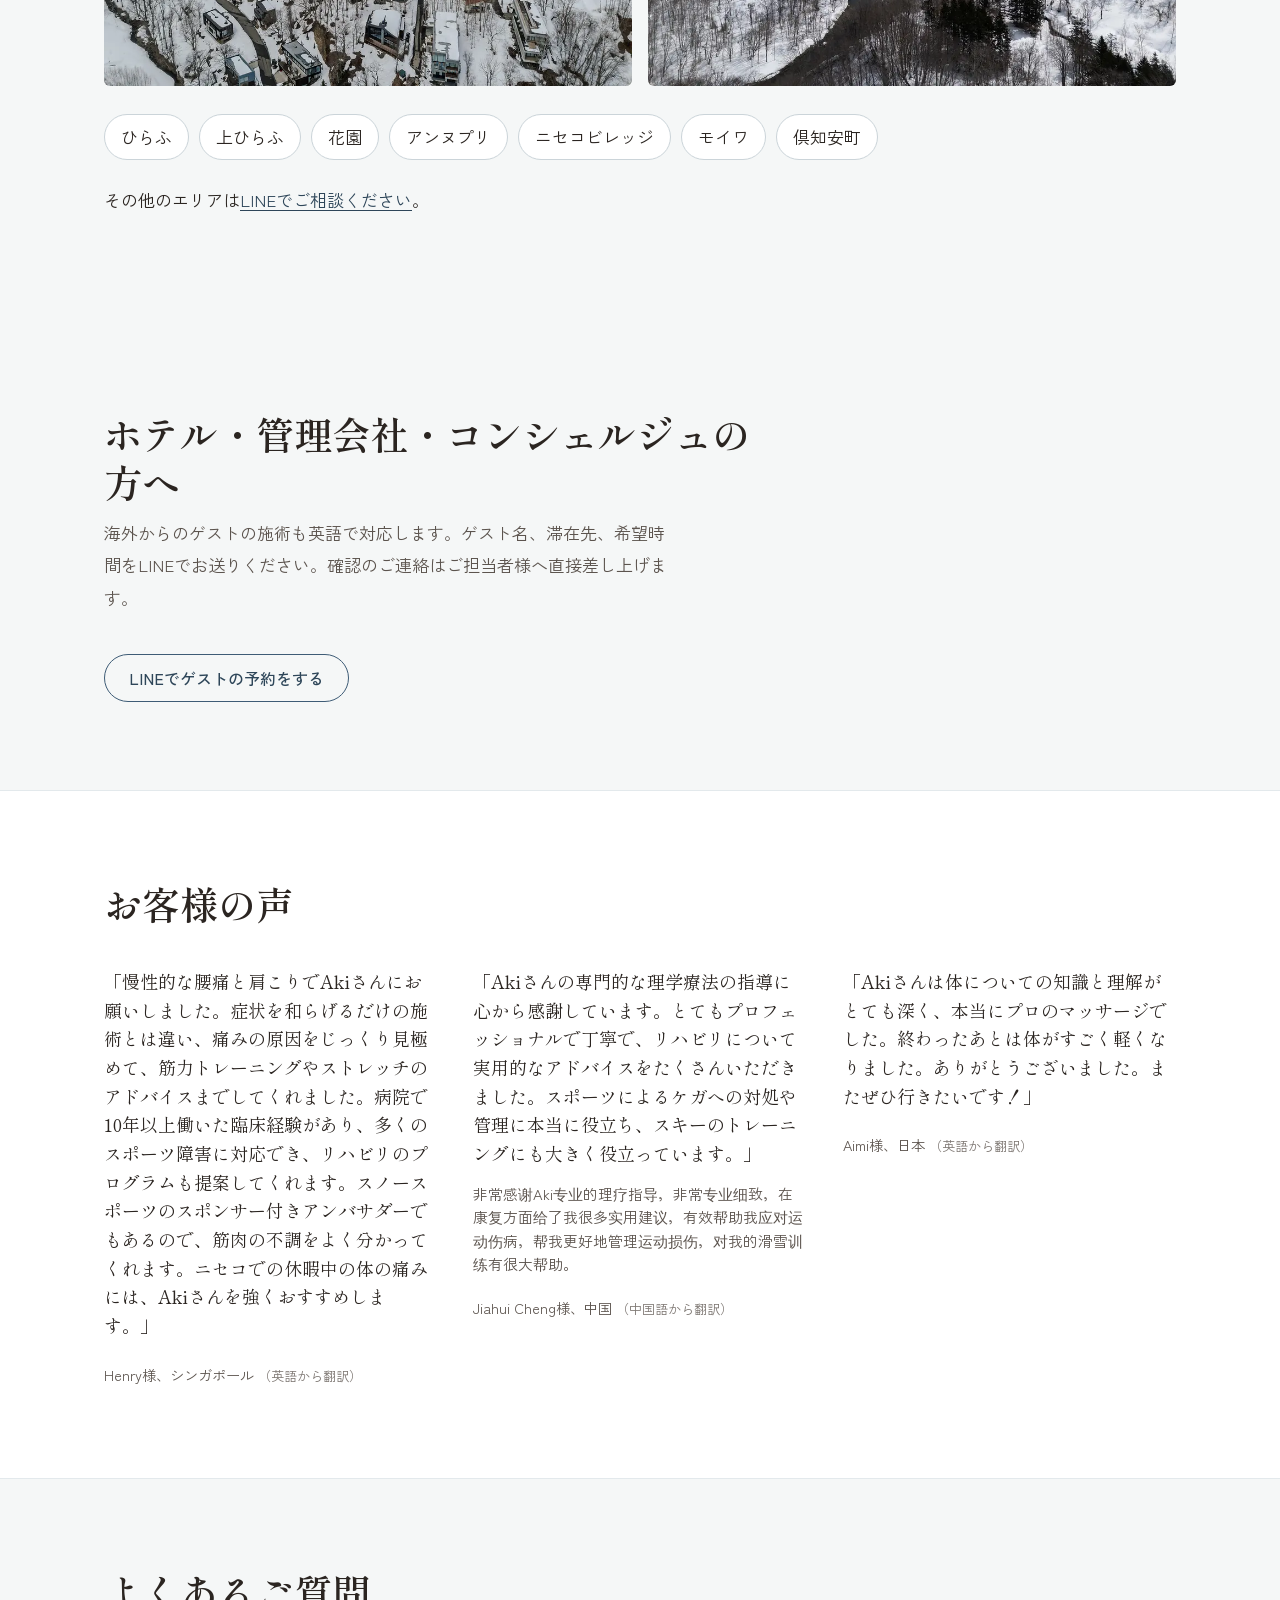
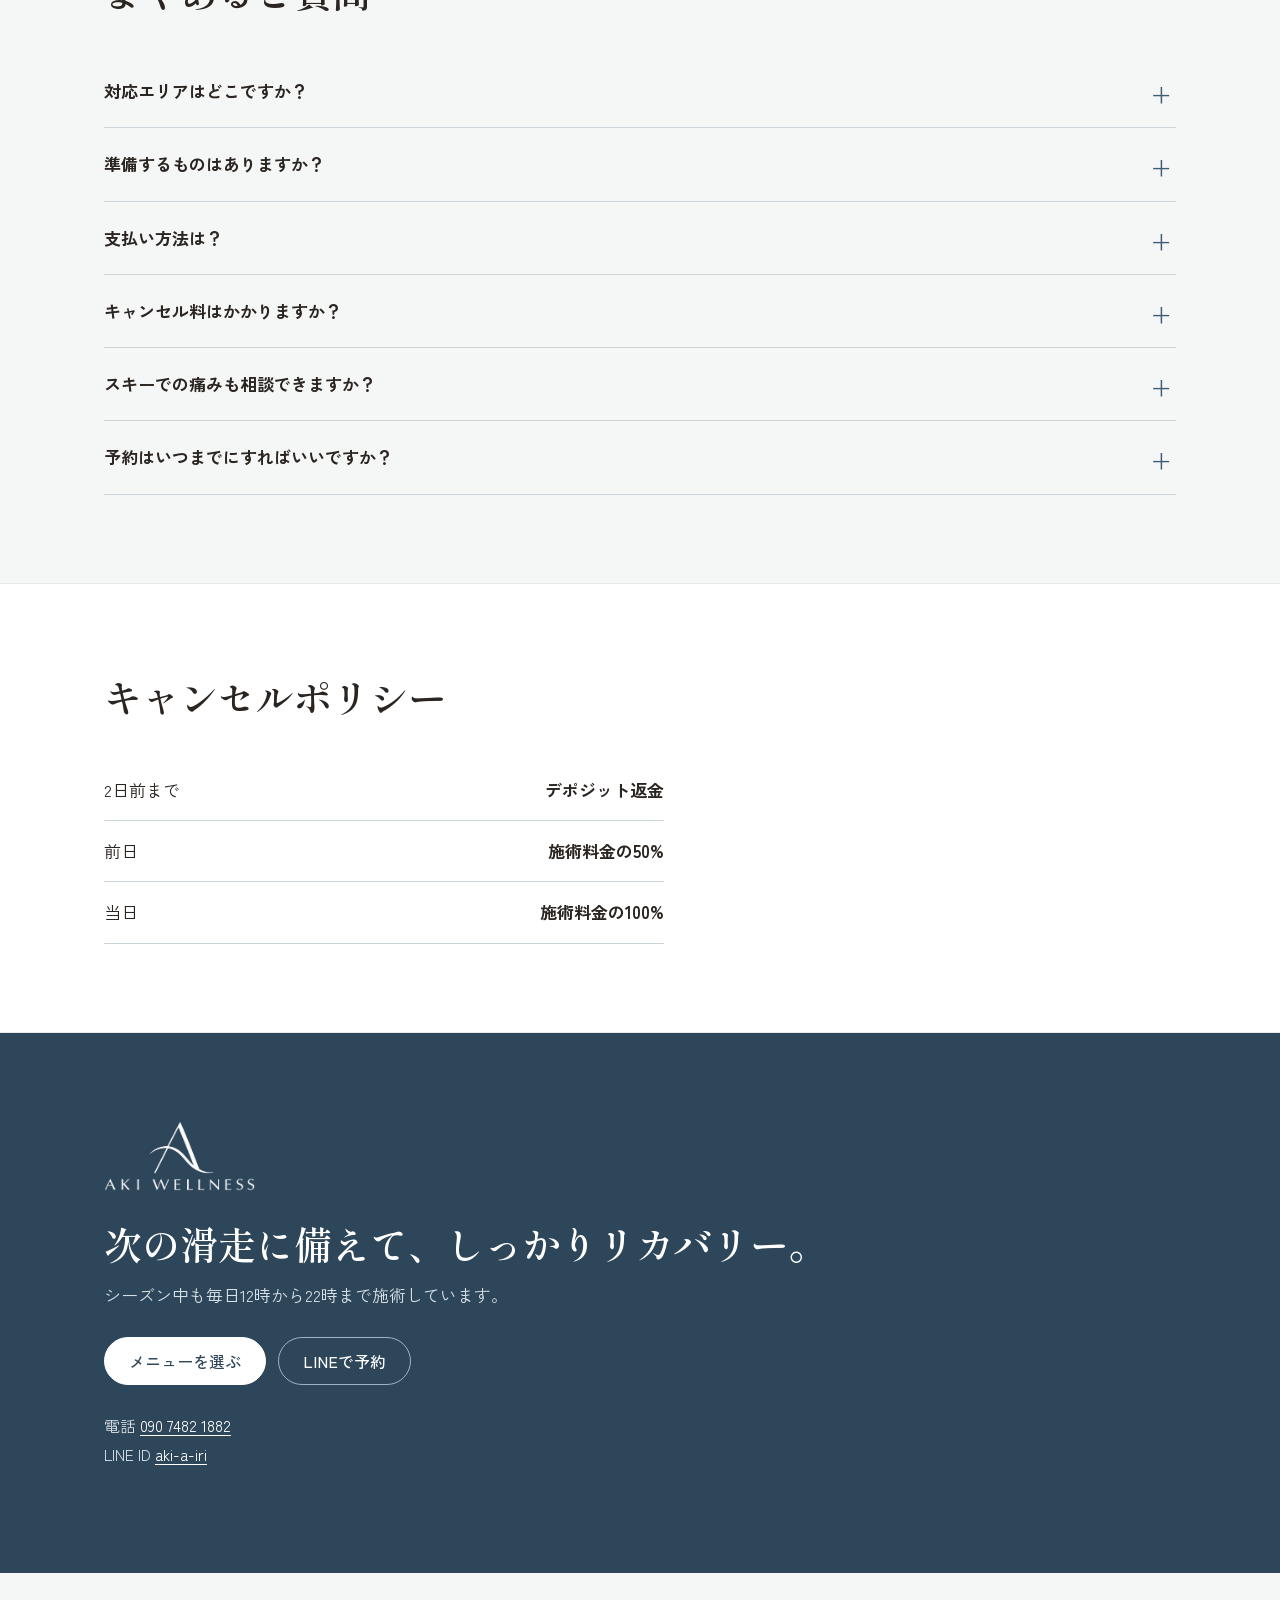
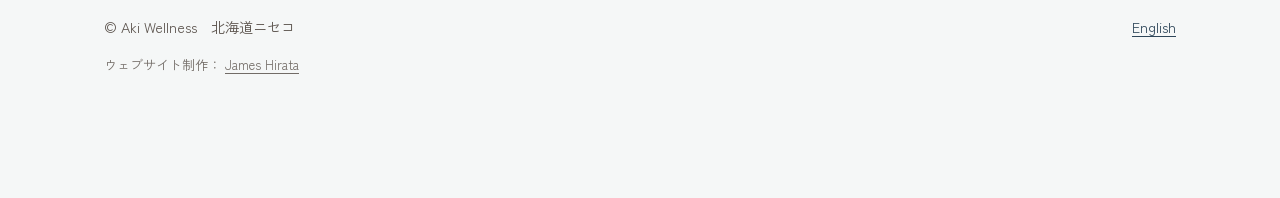
<file: ja/index.html>
<!doctype html>
<html lang="ja">
<head>
<meta charset="utf-8">
<meta name="viewport" content="width=device-width, initial-scale=1, viewport-fit=cover">
<title>Aki Wellness｜ニセコの出張マッサージ・スポーツマッサージ（理学療法士）</title>
<meta name="description" content="ニセコのホテル、コンドミニアム、別荘へ理学療法士のAkiが出張します。ドライ、オイル、スポーツマッサージ60分¥25,000から。年中無休、12時から22時まで。">
<link rel="canonical" href="https://akiwellness.jp/ja/">
<link rel="alternate" hreflang="en" href="https://akiwellness.jp/">
<link rel="alternate" hreflang="ja" href="https://akiwellness.jp/ja/">
<link rel="alternate" hreflang="x-default" href="https://akiwellness.jp/">
<meta name="theme-color" content="#F5F7F7">
<link rel="icon" href="/assets/favicon-32.png" type="image/png" sizes="32x32">
<link rel="apple-touch-icon" href="/assets/apple-touch-icon.png">

<meta property="og:type" content="website">
<meta property="og:site_name" content="Aki Wellness">
<meta property="og:title" content="ニセコの出張マッサージ｜Aki Wellness">
<meta property="og:description" content="理学療法士がホテル、コンドミニアム、別荘へ伺います。年中無休、12時から22時まで。">
<meta property="og:url" content="https://akiwellness.jp/ja/">
<meta property="og:image" content="https://akiwellness.jp/assets/og.jpg">
<meta property="og:locale" content="ja_JP">
<meta property="og:locale:alternate" content="en_US">
<meta property="og:image:width" content="1200">
<meta property="og:image:height" content="630">
<meta property="og:image:alt" content="ニセコの理学療法士・マッサージセラピスト、入川（Aki）">
<meta name="twitter:card" content="summary_large_image">

<link rel="preconnect" href="https://fonts.googleapis.com">
<link rel="preconnect" href="https://fonts.gstatic.com" crossorigin>
<link href="https://fonts.googleapis.com/css2?family=Shippori+Mincho:wght@500;600&family=Zen+Kaku+Gothic+New:wght@400;500;700&display=swap" rel="stylesheet">
<link rel="preload" as="image" type="image/webp" href="/assets/img/niseko-sports-massage-aki-physiotherapist.webp" fetchpriority="high">
<link rel="stylesheet" href="/assets/styles.css?v=8">

<script type="application/ld+json">
{
  "@context": "https://schema.org",
  "@graph": [
    {
      "@type": "HealthAndBeautyBusiness",
      "@id": "https://akiwellness.jp/#business",
      "name": "Aki Wellness",
      "logo": "https://akiwellness.jp/assets/logo-dark.png",
      "alternateName": "アキ ウェルネス",
      "description": "ニセコの出張マッサージ。理学療法士として16年以上の経験を持つ入川が、ホテル、コンドミニアム、別荘へ伺います。",
      "url": "https://akiwellness.jp/ja/",
      "image": [
        "https://akiwellness.jp/assets/og.jpg",
        "https://akiwellness.jp/assets/img/niseko-sports-massage-aki-physiotherapist.jpg"
      ],
      "telephone": "+81-90-7482-1882",
      "priceRange": "¥25,000から¥35,000",
      "currenciesAccepted": "JPY",
      "knowsLanguage": [
        "ja",
        "en"
      ],
      "address": {
        "@type": "PostalAddress",
        "addressLocality": "ニセコ",
        "addressRegion": "北海道",
        "addressCountry": "JP"
      },
      "areaServed": [
        "ひらふ",
        "花園",
        "アンヌプリ",
        "ニセコビレッジ",
        "モイワ",
        "倶知安町"
      ],
      "openingHoursSpecification": [
        {
          "@type": "OpeningHoursSpecification",
          "dayOfWeek": [
            "Monday",
            "Tuesday",
            "Wednesday",
            "Thursday",
            "Friday",
            "Saturday",
            "Sunday"
          ],
          "opens": "12:00",
          "closes": "22:00"
        }
      ],
      "founder": {
        "@id": "https://akiwellness.jp/#aki"
      },
      "review": [
        {
          "@type": "Review",
          "author": {
            "@type": "Person",
            "name": "Henry"
          },
          "reviewBody": "I came to see Aki for my chronic lower back pain and shoulder stiffness. Unlike others that just treat & relieve the symptoms, she patiently took the time to diagnose the cause of my pain and advise me on strengthening and stretching exercises. Having worked in a hospital for more than 10 years, Aki has the clinical experience to relieve and treat many sports injuries and recommend rehab programs. She is also a sponsored snowsport ambassador and understands your muscle discomfort. I highly recommend Aki for all your aches and pain relief during your holiday in Niseko.",
          "inLanguage": "en",
          "itemReviewed": {
            "@id": "https://akiwellness.jp/#business"
          }
        },
        {
          "@type": "Review",
          "author": {
            "@type": "Person",
            "name": "Jiahui Cheng"
          },
          "reviewBody": "非常感谢Aki专业的理疗指导，非常专业细致，在康复方面给了我很多实用建议，有效帮助我应对运动伤病，帮我更好地管理运动损伤，对我的滑雪训练有很大帮助。",
          "inLanguage": "zh-CN",
          "itemReviewed": {
            "@id": "https://akiwellness.jp/#business"
          }
        },
        {
          "@type": "Review",
          "author": {
            "@type": "Person",
            "name": "Aimi"
          },
          "reviewBody": "Aki has so much knowledge and understanding in the body so her massage was very professional and I felt so light after :) Thank you so much! I'd love to go back again!",
          "inLanguage": "en",
          "itemReviewed": {
            "@id": "https://akiwellness.jp/#business"
          }
        }
      ]
    },
    {
      "@type": "Person",
      "@id": "https://akiwellness.jp/#aki",
      "image": "https://akiwellness.jp/assets/img/aki-irikawa-physiotherapist-niseko.jpg",
      "name": "入川",
      "alternateName": "Aki Irikawa",
      "jobTitle": "理学療法士",
      "knowsLanguage": [
        "ja",
        "en"
      ],
      "hasCredential": [
        {
          "@type": "EducationalOccupationalCredential",
          "name": "理学療法士（国家資格）",
          "credentialCategory": "license"
        },
        {
          "@type": "EducationalOccupationalCredential",
          "name": "日本赤十字社 救急法（CPR）",
          "credentialCategory": "certificate"
        }
      ]
    },
    {
      "@type": "FAQPage",
      "mainEntity": [
        {
          "@type": "Question",
          "name": "対応エリアはどこですか？",
          "acceptedAnswer": {
            "@type": "Answer",
            "text": "ひらふ（上ひらふ、下ひらふ）、花園、アンヌプリ、ニセコビレッジ、モイワ、倶知安町です。それ以外の場所はメッセージでご相談ください。"
          }
        },
        {
          "@type": "Question",
          "name": "準備するものはありますか？",
          "acceptedAnswer": {
            "@type": "Answer",
            "text": "2m×1mほどの床のスペースだけご用意ください。施術台、タオル、オイルは持参します。滑った直後の方は、先にシャワーを済ませておくと快適です。"
          }
        },
        {
          "@type": "Question",
          "name": "支払い方法は？",
          "acceptedAnswer": {
            "@type": "Answer",
            "text": "ご予約時にデポジット¥10,000をカードでお支払いいただき、残金は当日お支払いください。"
          }
        },
        {
          "@type": "Question",
          "name": "キャンセル料はかかりますか？",
          "acceptedAnswer": {
            "@type": "Answer",
            "text": "当日キャンセルは施術料金の100%、前日は50%を頂戴します。2日前までのキャンセルはデポジットを返金します。"
          }
        },
        {
          "@type": "Question",
          "name": "スキーでの痛みも相談できますか？",
          "acceptedAnswer": {
            "@type": "Answer",
            "text": "理学療法士の視点で、スキーや登山のあとの筋肉の張り、股関節、膝、腰の不調を確認しながら施術します。骨折の疑いや頭を打った場合などは、先に医療機関を受診してください。"
          }
        },
        {
          "@type": "Question",
          "name": "予約はいつまでにすればいいですか？",
          "acceptedAnswer": {
            "@type": "Answer",
            "text": "当日予約も可能なことが多く、特に午後の早い時間は空きがあります。年末から2月のハイシーズンは、夜の時間帯を数日前までにご予約ください。"
          }
        }
      ]
    }
  ]
}
</script>
</head>
<body>
<a class="skip" href="#main">本文へ移動</a>

<header class="site-head">
  <div class="wrap">
    <a class="brand" href="/ja/"><img src="/assets/logo-dark.png" alt="Aki Wellness" width="121" height="56"></a>
    <div class="head-actions">
      <a class="lang" href="/" hreflang="en" lang="en">English</a>
      <a class="btn btn-primary btn-small" href="#book">予約する</a>
    </div>
  </div>
</header>

<main id="main">

<section class="hero" aria-labelledby="hero-title">
  <div class="wrap">
    <div class="hero-grid">
      <div>
        <p class="status" data-status data-open="false"><span class="status-dot" aria-hidden="true"></span><span data-status-text>年中無休　12時から22時</span></p>
        <h1 id="hero-title">ニセコで、スキーのあとの<br>リカバリー・コンディショニング。</h1>
        <p class="hero-lede">理学療法士として16年以上の臨床経験を持つAkiが、スキーで疲れた脚、股関節、腰の状態を確認し、翌日に備えて整えます。施術台を持って滞在先へ伺います。年中無休、12時から22時まで。</p>
        <div class="hero-ctas">
          <a class="btn btn-primary" href="#book">メニューを選ぶ</a>
          <a class="btn btn-ghost" href="https://line.me/ti/p/~aki-a-iri">LINEで相談する</a>
        </div>
        <ul class="creds">
          <li>理学療法士（国家資格）</li>
          <li>日本赤十字社 救急法</li>
          <li>日本語・英語対応</li>
        </ul>
      </div>
      <div class="photo">
        <picture><source srcset="/assets/img/niseko-sports-massage-aki-physiotherapist.webp" type="image/webp"><img src="/assets/img/niseko-sports-massage-aki-physiotherapist.jpg" alt="施術台でスポーツマッサージを行う理学療法士のAki（ニセコ）" width="960" height="1440" fetchpriority="high" decoding="async"></picture>
      </div>
    </div>
  </div>
  <svg class="yotei" viewBox="0 0 1200 160" preserveAspectRatio="none" aria-hidden="true" focusable="false">
    <path d="M0 150 C200 148 330 140 430 110 C500 88 545 50 575 34 L625 34 C655 50 700 88 770 110 C870 140 1000 148 1200 150" fill="none" stroke="currentColor" stroke-width="1.5" vector-effect="non-scaling-stroke"/>
  </svg>
</section>

<section id="book" class="band" aria-labelledby="book-title">
  <div class="wrap">
    <div class="section-head">
      <h2 id="book-title">メニューを選ぶ</h2>
      <p>施術内容と時間を選んでください。デポジット¥10,000で予約が確定し、時間はAkiからメッセージで確認します。</p>
    </div>

    <form class="picker" data-picker onsubmit="return false">
      <div class="picker-options">
        <fieldset>
          <legend>施術内容</legend>
          <div class="styles">
            <div class="opt">
              <input type="radio" name="style" id="s-dry" value="dry" checked>
              <label for="s-dry"><span class="name">ドライマッサージ</span><span class="desc">オイルを使わず、薄手の服の上から。しっかりした圧とストレッチでほぐします。</span></label>
            </div>
            <div class="opt">
              <input type="radio" name="style" id="s-oil" value="oil">
              <label for="s-oil"><span class="name">オイルマッサージ</span><span class="desc">オイルを使った全身の筋肉のケア。休息日や、連日の滑走後のリカバリーに。</span></label>
            </div>
            <div class="opt">
              <input type="radio" name="style" id="s-sports" value="sports">
              <label for="s-sports"><span class="name">スポーツマッサージ＆理学療法</span><span class="desc">状態を確認したうえで、太もも、ふくらはぎ、股関節、腰を中心に施術し、ストレッチも行います。スキーヤー、スノーボーダー向けのメインメニューです。</span></label>
            </div>
          </div>
        </fieldset>
        <fieldset>
          <legend>時間</legend>
          <div class="durations">
            <div class="opt">
              <input type="radio" name="duration" id="d-60" value="60" checked>
              <label for="d-60">60分</label>
            </div>
            <div class="opt">
              <input type="radio" name="duration" id="d-90" value="90">
              <label for="d-90">90分</label>
            </div>
          </div>
        </fieldset>
      </div>

      <div class="picker-summary" aria-live="polite">
        <p class="summary-choice" data-choice>ドライマッサージ　60分</p>
        <p class="summary-price" data-price>¥25,000</p>
        <ul class="summary-rows">
          <li><span>本日のデポジット</span><span data-deposit>¥10,000</span></li>
          <li><span>当日お支払い</span><span data-balance>¥15,000</span></li>
        </ul>
        <a class="btn btn-primary" data-book href="#">デポジットを払って予約</a>
        <a class="btn btn-ghost" data-ask href="https://line.me/ti/p/~aki-a-iri">LINEで相談する</a>
        <p class="fineprint">お支払い後、ご希望の時間と滞在先を入力していただきます。Akiから確認のご連絡をします（通常1時間以内）。</p>
      </div>
    </form>

    <div class="table-scroll">
      <table class="price-table">
        <caption>料金表</caption>
        <thead><tr><th scope="col">施術内容</th><th scope="col">60分</th><th scope="col">90分</th></tr></thead>
        <tbody>
          <tr><th scope="row">ドライマッサージ</th><td><a href="#book" data-pick="dry-60">¥25,000</a></td><td><a href="#book" data-pick="dry-90">¥30,000</a></td></tr>
          <tr><th scope="row">オイルマッサージ</th><td><a href="#book" data-pick="oil-60">¥28,000</a></td><td><a href="#book" data-pick="oil-90">¥33,000</a></td></tr>
          <tr><th scope="row">スポーツマッサージ＆理学療法</th><td><a href="#book" data-pick="sports-60">¥30,000</a></td><td><a href="#book" data-pick="sports-90">¥35,000</a></td></tr>
        </tbody>
      </table>
    </div>
  </div>
</section>

<section aria-labelledby="how-title">
  <div class="wrap">
    <div class="section-head"><h2 id="how-title">ご予約の流れ</h2></div>
    <ol class="steps">
      <li><h3>デポジットのお支払い</h3><p>メニューを選び、¥10,000をカードでお支払いください。ご希望の時間と滞在先もあわせて入力します。</p></li>
      <li><h3>Akiから確認</h3><p>LINEまたはWhatsAppで時間を確定します。ご希望の時間が埋まっている場合は、近い時間をご提案します。</p></li>
      <li><h3>確認と施術</h3><p>施術台を持って伺い、痛む場所や滑り方をお聞きしてから施術します。残金は施術後にお支払いください。</p></li>
    </ol>
  </div>
</section>

<section class="band" aria-labelledby="about-title">
  <div class="wrap about-grid">
    <div class="photo photo-portrait"><picture><source srcset="/assets/img/aki-irikawa-physiotherapist-niseko.webp" type="image/webp"><img src="/assets/img/aki-irikawa-physiotherapist-niseko.jpg" alt="ニセコの理学療法士・マッサージセラピスト、入川（Aki）" width="800" height="1200" loading="lazy" decoding="async"></picture></div>
    <div>
      <h2 id="about-title">Akiについて</h2>
      <!-- REPLACE: Akiさんご本人の言葉で。現在は確認済みの事実から作成した仮テキストです。 -->
      <p style="margin-top:16px">入川は理学療法士の国家資格を持ち、16年以上にわたり施術を続けてきました。ニセコに暮らし、スキー旅行のあとの体の疲れをよく知っています。パンパンになった太もも、こわばった腰、転んだときにぶつけた肩。</p>
      <p>施術の前に、痛む場所や圧の好みを必ずお聞きします。日本赤十字社の救急法（CPR）も取得しています。</p>
      <dl class="facts">
        <div><dt>経験</dt><dd>16年以上</dd></div>
        <div><dt>資格</dt><dd>理学療法士</dd></div>
        <div><dt>対応言語</dt><dd>日本語、English</dd></div>
      </dl>
    </div>
  </div>
</section>

<section class="gallery-sec" aria-labelledby="work-title">
  <div class="wrap">
    <div class="section-head">
      <h2 id="work-title">施術の様子</h2>
      <p>施術台を持参し、滞在先のお部屋で施術します。</p>
    </div>
    <ul class="gallery">
      <li><picture><source srcset="/assets/img/niseko-massage-back-treatment.webp" type="image/webp"><img src="/assets/img/niseko-massage-back-treatment.jpg" alt="背中から腰にかけての施術" width="600" height="900" loading="lazy" decoding="async"></picture></li>
      <li><picture><source srcset="/assets/img/niseko-sports-massage-calf.webp" type="image/webp"><img src="/assets/img/niseko-sports-massage-calf.jpg" alt="スポーツマッサージでふくらはぎをほぐす様子" width="600" height="900" loading="lazy" decoding="async"></picture></li>
      <li><picture><source srcset="/assets/img/niseko-oil-massage-shoulders.webp" type="image/webp"><img src="/assets/img/niseko-oil-massage-shoulders.jpg" alt="オイルマッサージで肩と背中を施術する様子" width="600" height="900" loading="lazy" decoding="async"></picture></li>
      <li><picture><source srcset="/assets/img/niseko-ski-recovery-leg-massage.webp" type="image/webp"><img src="/assets/img/niseko-ski-recovery-leg-massage.jpg" alt="スキーのあとの脚の施術" width="600" height="900" loading="lazy" decoding="async"></picture></li>
    </ul>
  </div>
</section>

<section aria-labelledby="area-title">
  <div class="wrap">
    <div class="section-head">
      <h2 id="area-title">出張エリア</h2>
      <p>ニセコエリアのホテル、コンドミニアム、別荘、ご自宅へ、一年を通して伺います。冬はスキーやスノーボード、夏は登山、ゴルフ、サイクリングのあとにどうぞ。</p>
    </div>
    <div class="aerials"><picture><source srcset="/assets/img/niseko-hirafu-aerial.webp" type="image/webp"><img src="/assets/img/niseko-hirafu-aerial.jpg" alt="ニセコアンヌプリのゲレンデを背にしたニセコひらふの空撮" width="960" height="720" loading="lazy" decoding="async"></picture><picture><source srcset="/assets/img/niseko-mount-yotei-aerial.webp" type="image/webp"><img src="/assets/img/niseko-mount-yotei-aerial.jpg" alt="冬の羊蹄山とニセコの雪景色の空撮" width="960" height="720" loading="lazy" decoding="async"></picture></div>
    <ul class="areas">
      <li>ひらふ</li>
      <li>上ひらふ</li>
      <li>花園</li>
      <li>アンヌプリ</li>
      <li>ニセコビレッジ</li>
      <li>モイワ</li>
      <li>倶知安町</li>
    </ul>
    <p>その他のエリアは<a href="https://line.me/ti/p/~aki-a-iri">LINEでご相談ください</a>。</p>
  </div>
</section>


<section aria-labelledby="host-title">
  <div class="wrap">
    <div class="section-head">
      <h2 id="host-title">ホテル・管理会社・コンシェルジュの方へ</h2>
      <p>海外からのゲストの施術も英語で対応します。ゲスト名、滞在先、希望時間をLINEでお送りください。確認のご連絡はご担当者様へ直接差し上げます。</p>
    </div>
    <a class="btn btn-ghost" href="https://line.me/ti/p/~aki-a-iri">LINEでゲストの予約をする</a>
  </div>
</section>

<section class="band" aria-labelledby="reviews-title">
  <div class="wrap">
    <div class="section-head"><h2 id="reviews-title">お客様の声</h2></div>
    <div class="reviews">
      <blockquote><p>「慢性的な腰痛と肩こりでAkiさんにお願いしました。症状を和らげるだけの施術とは違い、痛みの原因をじっくり見極めて、筋力トレーニングやストレッチのアドバイスまでしてくれました。病院で10年以上働いた臨床経験があり、多くのスポーツ障害に対応でき、リハビリのプログラムも提案してくれます。スノースポーツのスポンサー付きアンバサダーでもあるので、筋肉の不調をよく分かってくれます。ニセコでの休暇中の体の痛みには、Akiさんを強くおすすめします。」</p><cite>Henry様、シンガポール <span class="review-note">（英語から翻訳）</span></cite></blockquote>
      <blockquote><p>「Akiさんの専門的な理学療法の指導に心から感謝しています。とてもプロフェッショナルで丁寧で、リハビリについて実用的なアドバイスをたくさんいただきました。スポーツによるケガへの対処や管理に本当に役立ち、スキーのトレーニングにも大きく役立っています。」</p><p class="review-original" lang="zh-CN">非常感谢Aki专业的理疗指导，非常专业细致，在康复方面给了我很多实用建议，有效帮助我应对运动伤病，帮我更好地管理运动损伤，对我的滑雪训练有很大帮助。</p><cite>Jiahui Cheng様、中国 <span class="review-note">（中国語から翻訳）</span></cite></blockquote>
      <blockquote><p>「Akiさんは体についての知識と理解がとても深く、本当にプロのマッサージでした。終わったあとは体がすごく軽くなりました。ありがとうございました。またぜひ行きたいです！」</p><cite>Aimi様、日本 <span class="review-note">（英語から翻訳）</span></cite></blockquote>
    </div>
  </div>
</section>

<section class="faq" aria-labelledby="faq-title">
  <div class="wrap">
    <div class="section-head"><h2 id="faq-title">よくあるご質問</h2></div>
    <details><summary>対応エリアはどこですか？</summary><p>ひらふ（上ひらふ、下ひらふ）、花園、アンヌプリ、ニセコビレッジ、モイワ、倶知安町です。それ以外の場所はメッセージでご相談ください。</p></details>
    <details><summary>準備するものはありますか？</summary><p>2m×1mほどの床のスペースだけご用意ください。施術台、タオル、オイルは持参します。滑った直後の方は、先にシャワーを済ませておくと快適です。</p></details>
    <details><summary>支払い方法は？</summary><p>ご予約時にデポジット¥10,000をカードでお支払いいただき、残金は当日お支払いください。</p></details>
    <details><summary>キャンセル料はかかりますか？</summary><p>当日キャンセルは施術料金の100%、前日は50%を頂戴します。2日前までのキャンセルはデポジットを返金します。</p></details>
    <details><summary>スキーでの痛みも相談できますか？</summary><p>理学療法士の視点で、スキーや登山のあとの筋肉の張り、股関節、膝、腰の不調を確認しながら施術します。骨折の疑いや頭を打った場合などは、先に医療機関を受診してください。</p></details>
    <details><summary>予約はいつまでにすればいいですか？</summary><p>当日予約も可能なことが多く、特に午後の早い時間は空きがあります。年末から2月のハイシーズンは、夜の時間帯を数日前までにご予約ください。</p></details>
  </div>
</section>

<section class="band" aria-labelledby="policy-title">
  <div class="wrap">
    <div class="section-head"><h2 id="policy-title">キャンセルポリシー</h2></div>
    <ul class="policy">
      <li><span>2日前まで</span><span>デポジット返金</span></li>
      <li><span>前日</span><span>施術料金の50%</span></li>
      <li><span>当日</span><span>施術料金の100%</span></li>
    </ul>
  </div>
</section>

<section class="closing" aria-labelledby="closing-title">
  <div class="wrap">
    <img class="closing-logo" src="/assets/logo-white.png" alt="" width="151" height="70" loading="lazy">
    <h2 id="closing-title">次の滑走に備えて、しっかりリカバリー。</h2>
    <p style="margin-top:12px">シーズン中も毎日12時から22時まで施術しています。</p>
    <div class="hero-ctas" style="margin-top:26px">
      <a class="btn btn-primary" href="#book">メニューを選ぶ</a>
      <a class="btn btn-ghost" href="https://line.me/ti/p/~aki-a-iri">LINEで予約</a>
    </div>
    <p class="contact-lines">電話 <a href="tel:+819074821882">090 7482 1882</a><br>LINE ID <a href="https://line.me/ti/p/~aki-a-iri">aki-a-iri</a></p>
  </div>
</section>

</main>

<footer>
  <div class="wrap">
    <span>© Aki Wellness　北海道ニセコ</span>
    <a href="/" hreflang="en" lang="en">English</a>
    <span class="credit">ウェブサイト制作： <a href="https://www.jameshirata.com" lang="en">James Hirata</a></span>
  </div>
</footer>

<nav class="mbar" aria-label="予約">
  <a class="btn btn-primary" href="#book">予約する</a>
  <a class="btn btn-ghost" href="https://line.me/ti/p/~aki-a-iri">LINE</a>
</nav>

<script src="/assets/app.js?v=4" defer></script>
</body>
</html>
</file>
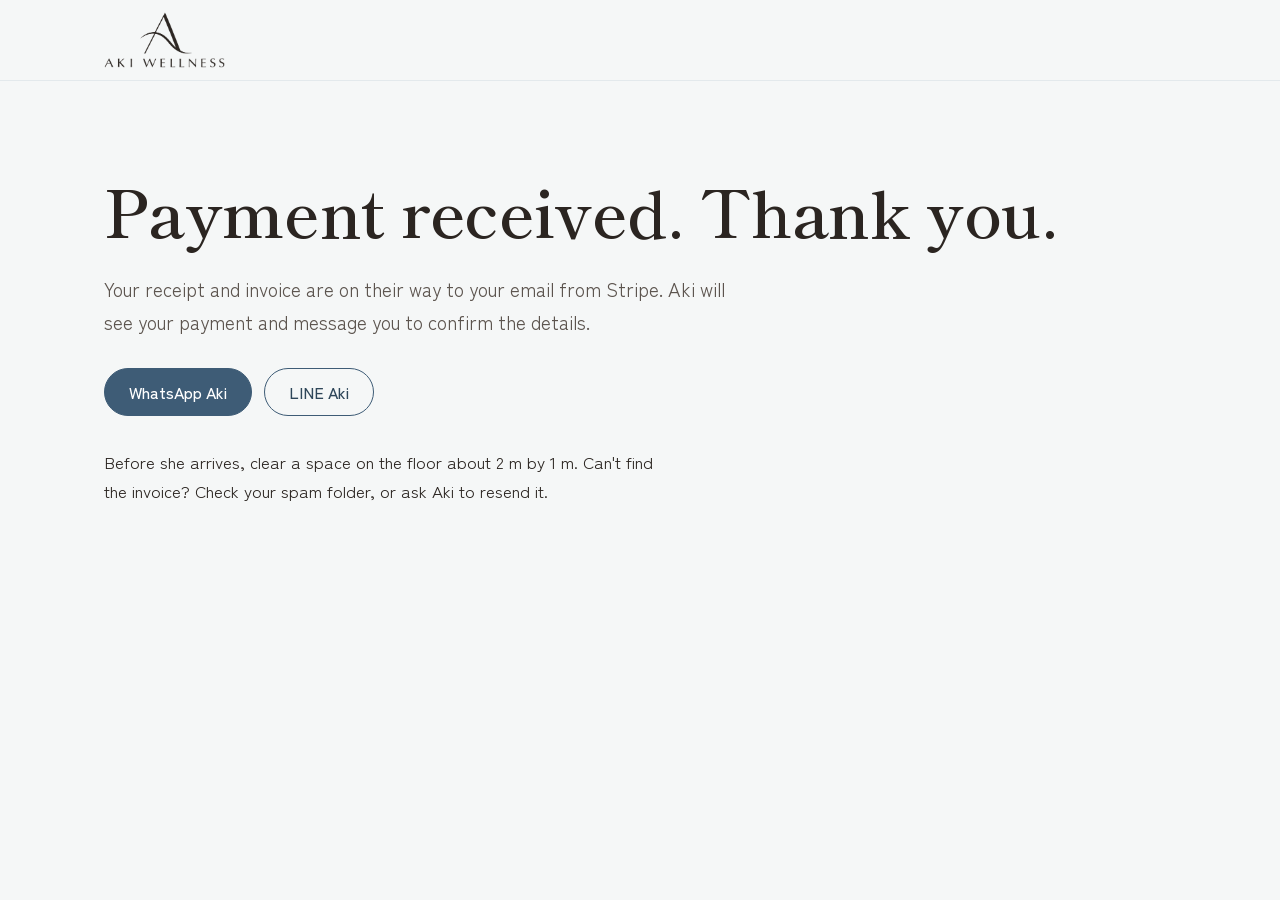
<file: paid/index.html>
<!doctype html>
<html lang="en">
<head>
<meta charset="utf-8">
<meta name="viewport" content="width=device-width, initial-scale=1, viewport-fit=cover">
<meta name="robots" content="noindex, nofollow">
<title>Payment received | Aki Wellness</title>
<link rel="icon" href="/assets/favicon-32.png" type="image/png" sizes="32x32">
<link rel="preconnect" href="https://fonts.googleapis.com">
<link rel="preconnect" href="https://fonts.gstatic.com" crossorigin>
<link href="https://fonts.googleapis.com/css2?family=Shippori+Mincho:wght@500;600&family=Zen+Kaku+Gothic+New:wght@400;500;700&display=swap" rel="stylesheet">
<link rel="stylesheet" href="/assets/styles.css?v=8">
</head>
<body>
<header class="site-head"><div class="wrap"><a class="brand" href="/"><img src="/assets/logo-dark.png" alt="Aki Wellness" width="121" height="56"></a></div></header>
<main id="main">
<section>
  <div class="wrap">
    <h1>Payment received. Thank you.</h1>
    <p class="hero-lede">Your receipt and invoice are on their way to your email from Stripe. Aki will see your payment and message you to confirm the details.</p>
    <div class="hero-ctas">
      <a class="btn btn-primary" href="https://wa.me/819074821882?text=Hi%20Aki%2C%20I%20just%20paid%20for%20my%20treatment.%20My%20name%20is%3A%20">WhatsApp Aki</a>
      <a class="btn btn-ghost" href="https://line.me/ti/p/~aki-a-iri">LINE Aki</a>
    </div>
    <p style="margin-top:32px">Before she arrives, clear a space on the floor about 2 m by 1 m. Can't find the invoice? Check your spam folder, or ask Aki to resend it.</p>
  </div>
</section>
</main>
</body>
</html>
</file>
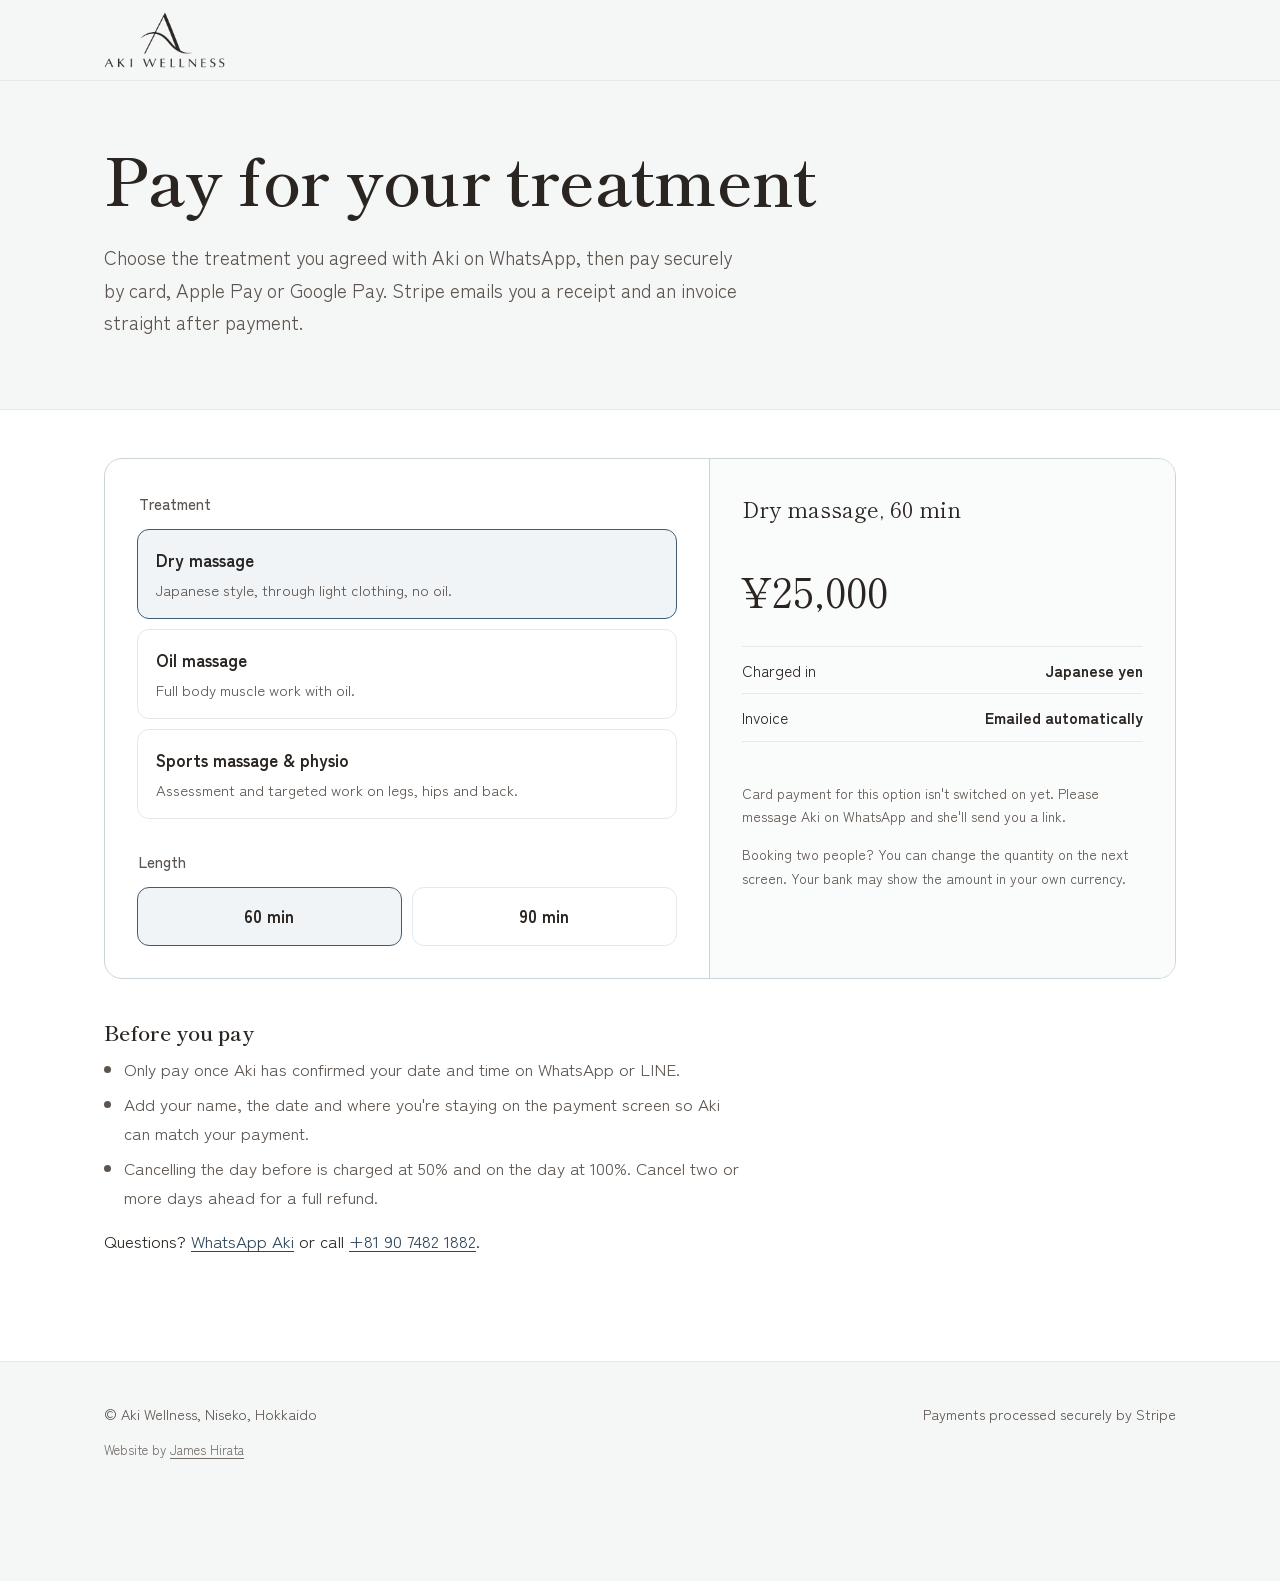
<file: pay/index.html>
<!doctype html>
<html lang="en">
<head>
<meta charset="utf-8">
<meta name="viewport" content="width=device-width, initial-scale=1, viewport-fit=cover">
<meta name="robots" content="noindex, nofollow">
<title>Pay for your treatment | Aki Wellness</title>
<meta name="description" content="Secure card payment for your Aki Wellness treatment in Niseko.">
<link rel="icon" href="/assets/favicon-32.png" type="image/png" sizes="32x32">
<link rel="apple-touch-icon" href="/assets/apple-touch-icon.png">
<link rel="preconnect" href="https://fonts.googleapis.com">
<link rel="preconnect" href="https://fonts.gstatic.com" crossorigin>
<link href="https://fonts.googleapis.com/css2?family=Shippori+Mincho:wght@500;600&family=Zen+Kaku+Gothic+New:wght@400;500;700&display=swap" rel="stylesheet">
<link rel="stylesheet" href="/assets/styles.css?v=8">
</head>
<body>
<header class="site-head">
  <div class="wrap">
    <a class="brand" href="/"><img src="/assets/logo-dark.png" alt="Aki Wellness" width="121" height="56"></a>
  </div>
</header>

<main id="main">
<section class="pay-intro">
  <div class="wrap">
    <h1>Pay for your treatment</h1>
    <p class="hero-lede">Choose the treatment you agreed with Aki on WhatsApp, then pay securely by card, Apple Pay or Google Pay. Stripe emails you a receipt and an invoice straight after payment.</p>
  </div>
</section>

<section class="band pay-section" aria-labelledby="pay-title">
  <div class="wrap">
    <h2 id="pay-title" class="visually-hidden">Choose your treatment</h2>
    <form class="picker" data-pay onsubmit="return false">
      <div class="picker-options">
        <fieldset>
          <legend>Treatment</legend>
          <div class="styles">
            <div class="opt">
              <input type="radio" name="style" id="p-dry" value="dry" checked>
              <label for="p-dry"><span class="name">Dry massage</span><span class="desc">Japanese style, through light clothing, no oil.</span></label>
            </div>
            <div class="opt">
              <input type="radio" name="style" id="p-oil" value="oil">
              <label for="p-oil"><span class="name">Oil massage</span><span class="desc">Full body muscle work with oil.</span></label>
            </div>
            <div class="opt">
              <input type="radio" name="style" id="p-sports" value="sports">
              <label for="p-sports"><span class="name">Sports massage &amp; physio</span><span class="desc">Assessment and targeted work on legs, hips and back.</span></label>
            </div>
          </div>
        </fieldset>
        <fieldset>
          <legend>Length</legend>
          <div class="durations">
            <div class="opt">
              <input type="radio" name="duration" id="p-60" value="60" checked>
              <label for="p-60">60 min</label>
            </div>
            <div class="opt">
              <input type="radio" name="duration" id="p-90" value="90">
              <label for="p-90">90 min</label>
            </div>
          </div>
        </fieldset>
      </div>

      <div class="picker-summary" aria-live="polite">
        <p class="summary-choice" data-choice>Dry massage, 60 min</p>
        <p class="summary-price" data-price>¥25,000</p>
        <ul class="summary-rows">
          <li><span>Charged in</span><span>Japanese yen</span></li>
          <li><span>Invoice</span><span>Emailed automatically</span></li>
        </ul>
        <a class="btn btn-primary" data-pay-btn href="#">Pay ¥25,000 by card</a>
        <p class="fineprint" data-pay-note hidden>Card payment for this option isn't switched on yet. Please message Aki on WhatsApp and she'll send you a link.</p>
        <p class="fineprint">Booking two people? You can change the quantity on the next screen. Your bank may show the amount in your own currency.</p>
      </div>
    </form>

    <div class="pay-notes">
      <h3>Before you pay</h3>
      <ul>
        <li>Only pay once Aki has confirmed your date and time on WhatsApp or LINE.</li>
        <li>Add your name, the date and where you're staying on the payment screen so Aki can match your payment.</li>
        <li>Cancelling the day before is charged at 50% and on the day at 100%. Cancel two or more days ahead for a full refund.</li>
      </ul>
      <p>Questions? <a href="https://wa.me/819074821882">WhatsApp Aki</a> or call <a href="tel:+819074821882">+81 90 7482 1882</a>.</p>
    </div>
  </div>
</section>
</main>

<footer>
  <div class="wrap">
    <span>© Aki Wellness, Niseko, Hokkaido</span>
    <span>Payments processed securely by Stripe</span>
    <span class="credit">Website by <a href="https://www.jameshirata.com" lang="en">James Hirata</a></span>
  </div>
</footer>

<script src="/assets/pay.js?v=2" defer></script>
</body>
</html>
</file>
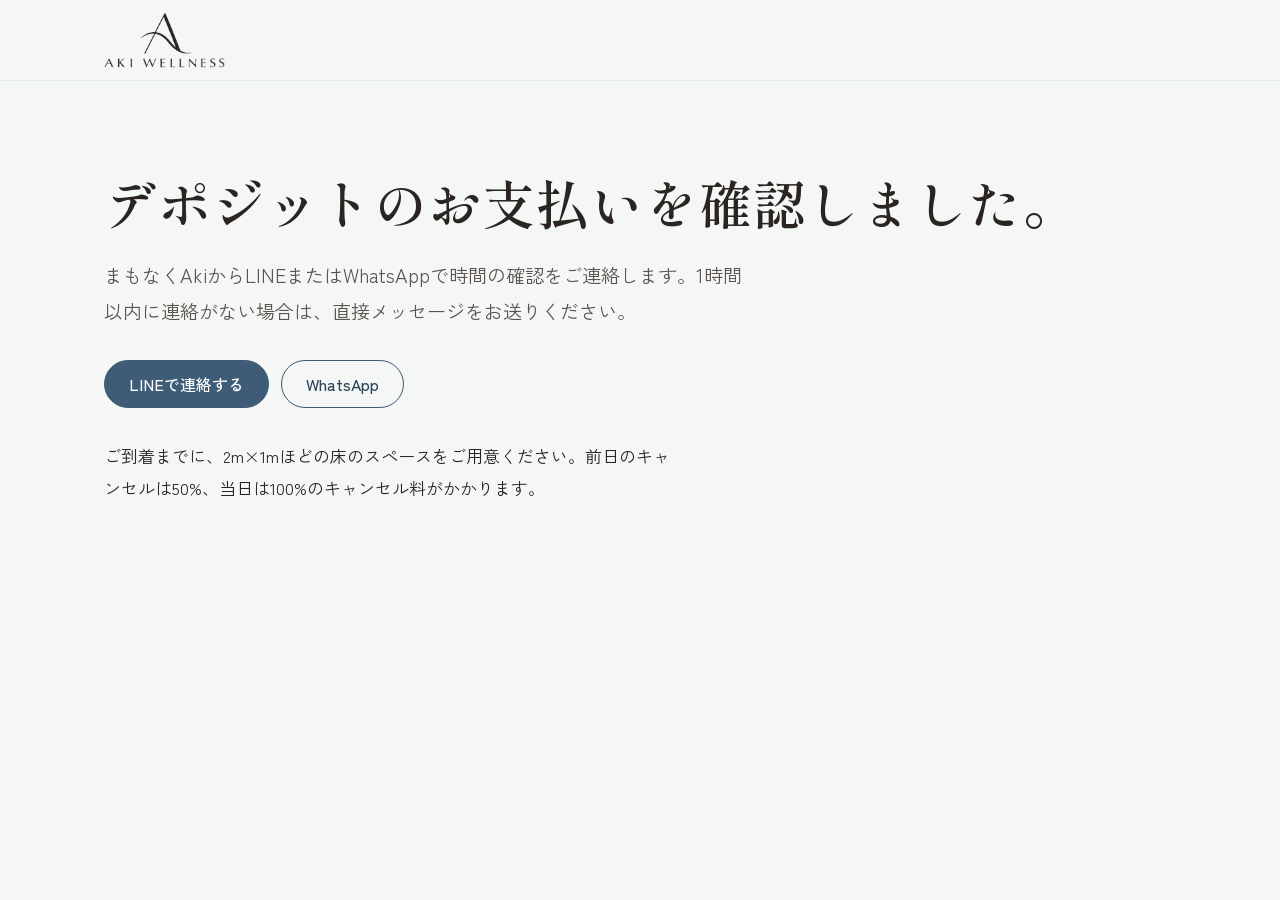
<file: ja/booked/index.html>
<!doctype html>
<html lang="ja">
<head>
<meta charset="utf-8">
<meta name="viewport" content="width=device-width, initial-scale=1, viewport-fit=cover">
<meta name="robots" content="noindex">
<title>ご予約を受け付けました｜Aki Wellness</title>
<link rel="icon" href="/assets/favicon-32.png" type="image/png" sizes="32x32">
<link rel="apple-touch-icon" href="/assets/apple-touch-icon.png">
<link rel="preconnect" href="https://fonts.googleapis.com">
<link rel="preconnect" href="https://fonts.gstatic.com" crossorigin>
<link href="https://fonts.googleapis.com/css2?family=Shippori+Mincho:wght@500;600&family=Zen+Kaku+Gothic+New:wght@400;500;700&display=swap" rel="stylesheet">
<link rel="stylesheet" href="/assets/styles.css?v=8">
</head>
<body>
<header class="site-head"><div class="wrap"><a class="brand" href="/ja/"><img src="/assets/logo-dark.png" alt="Aki Wellness" width="121" height="56"></a></div></header>
<main id="main">
<section>
  <div class="wrap">
    <h1>デポジットのお支払いを確認しました。</h1>
    <p class="hero-lede">まもなくAkiからLINEまたはWhatsAppで時間の確認をご連絡します。1時間以内に連絡がない場合は、直接メッセージをお送りください。</p>
    <div class="hero-ctas">
      <a class="btn btn-primary" href="https://line.me/ti/p/~aki-a-iri">LINEで連絡する</a>
      <a class="btn btn-ghost" data-wa="Akiさん、デポジットを支払いました。名前は：" href="https://wa.me/819074821882">WhatsApp</a>
    </div>
    <p style="margin-top:32px">ご到着までに、2m×1mほどの床のスペースをご用意ください。前日のキャンセルは50%、当日は100%のキャンセル料がかかります。</p>
  </div>
</section>
</main>
<script src="/assets/app.js?v=4" defer></script>
</body>
</html>
</file>
<file: assets/styles.css>
:root {
  --ink: #2B2521;
  --ink-soft: #5C544E;
  --snow: #F5F7F7;
  --mist: #E3E9EC;
  --line: #CBD4D9;
  --yotei: #3E5C76;
  --yotei-deep: #2E4659;
  --bark: #7D7A72;
  --white: #FFFFFF;
  --display: "Shippori Mincho", "Hiragino Mincho ProN", "Yu Mincho", Georgia, serif;
  --body: "Zen Kaku Gothic New", "Hiragino Sans", "Yu Gothic", system-ui, sans-serif;
  --wrap: 1120px;
}

*, *::before, *::after { box-sizing: border-box; }
html { scroll-behavior: smooth; scroll-padding-top: 92px; }
@media (prefers-reduced-motion: reduce) { html { scroll-behavior: auto; } }

body {
  margin: 0;
  background: var(--snow);
  color: var(--ink);
  font-family: var(--body);
  font-size: 1.0625rem;
  line-height: 1.7;
  -webkit-font-smoothing: antialiased;
}
:lang(ja) body, html:lang(ja) body { line-height: 1.9; }

img { max-width: 100%; display: block; }
a { color: var(--yotei-deep); text-underline-offset: 3px; }
a:focus-visible, button:focus-visible, input:focus-visible + label, summary:focus-visible {
  outline: 3px solid var(--yotei);
  outline-offset: 3px;
}

.wrap { max-width: var(--wrap); margin: 0 auto; padding: 0 24px; }
.skip { position: absolute; left: -999px; }
.skip:focus { left: 16px; top: 16px; background: var(--white); padding: 8px 12px; z-index: 50; }

h1, h2, h3 { font-family: var(--display); font-weight: 600; line-height: 1.25; margin: 0; }
h1 { font-size: clamp(2.4rem, 5.6vw, 4.1rem); letter-spacing: -0.01em; }
h2 { font-size: clamp(1.7rem, 3.4vw, 2.4rem); }
h3 { font-size: 1.3rem; }
html:lang(ja) h1 { font-size: clamp(2rem, 4.6vw, 3.3rem); letter-spacing: 0.02em; }
p { margin: 0 0 1em; max-width: 64ch; }

/* Header */
.site-head {
  position: sticky; top: 0; z-index: 20;
  background: rgba(245, 247, 247, 0.94);
  backdrop-filter: blur(8px);
  border-bottom: 1px solid var(--mist);
}
.site-head .wrap { display: flex; align-items: center; justify-content: space-between; height: 80px; gap: 16px; }
.brand { font-family: var(--display); font-size: 1.35rem; text-decoration: none; color: var(--ink); }
.head-actions { display: flex; align-items: center; gap: 18px; font-size: 0.95rem; }
.lang { color: var(--ink-soft); text-decoration: none; }
.lang:hover { color: var(--ink); text-decoration: underline; }

/* Buttons */
.btn {
  display: inline-flex; align-items: center; justify-content: center; gap: 8px;
  min-height: 48px; padding: 0 24px;
  border-radius: 999px; border: 1.5px solid var(--yotei);
  font: 500 1rem var(--body); text-decoration: none; cursor: pointer;
  transition: background 0.15s, color 0.15s;
}
.btn-primary { background: var(--yotei); color: var(--white); }
.btn-primary:hover { background: var(--yotei-deep); border-color: var(--yotei-deep); }
.btn-ghost { background: transparent; color: var(--yotei-deep); }
.btn-ghost:hover { background: var(--mist); }
.btn-small { min-height: 40px; padding: 0 18px; font-size: 0.95rem; }

/* Hero */
.hero { padding: 64px 0 0; }
.hero-grid { display: grid; grid-template-columns: 1.15fr 0.85fr; gap: 56px; align-items: end; }
.status {
  display: inline-flex; align-items: center; gap: 10px;
  font-size: 0.95rem; color: var(--ink-soft); margin-bottom: 22px;
}
.status-dot { width: 9px; height: 9px; border-radius: 50%; background: var(--bark); }
.status[data-open="true"] .status-dot { background: #4F8A5B; box-shadow: 0 0 0 4px rgba(79, 138, 91, 0.18); }
.hero-lede { font-size: 1.2rem; color: var(--ink-soft); margin: 22px 0 30px; max-width: 34em; }
.hero-ctas { display: flex; flex-wrap: wrap; gap: 12px; }
.creds { list-style: none; padding: 0; margin: 34px 0 0; display: flex; flex-wrap: wrap; gap: 8px 22px; font-size: 0.95rem; color: var(--ink-soft); }
.creds li { position: relative; padding-left: 16px; }
.creds li::before { content: ""; position: absolute; left: 0; top: 0.72em; width: 6px; height: 6px; border-radius: 50%; background: var(--yotei); }

.photo {
  position: relative; overflow: hidden;
  background: linear-gradient(160deg, var(--mist), #cfd9de);
  border-radius: 200px 200px 6px 6px;
  aspect-ratio: 4 / 5;
  display: flex; align-items: flex-end; justify-content: center;
  color: var(--ink-soft); font-size: 0.85rem;
}
.photo img { position: absolute; inset: 0; width: 100%; height: 100%; object-fit: cover; }
.photo .ph-label { position: relative; padding: 16px; text-align: center; }
.photo-square { aspect-ratio: 1 / 1; border-radius: 6px; }
.photo-wide { aspect-ratio: auto; height: 260px; max-width: 760px; border-radius: 6px; margin-bottom: 28px; }
@media (max-width: 600px) { .photo-wide { height: 180px; } }

.yotei { display: block; width: 100%; height: 110px; margin-top: 24px; color: var(--line); }

/* Sections */
section { padding: 88px 0; }
.section-head { margin-bottom: 40px; max-width: 40em; }
.section-head p { color: var(--ink-soft); margin-top: 12px; }
.band { background: var(--white); border-top: 1px solid var(--mist); border-bottom: 1px solid var(--mist); }

/* Picker */
.picker { display: grid; grid-template-columns: 1.3fr 1fr; gap: 0; border: 1px solid var(--line); border-radius: 18px; overflow: hidden; background: var(--white); }
.picker fieldset { border: 0; margin: 0; padding: 0; }
.picker legend { font-weight: 500; margin-bottom: 12px; font-size: 0.95rem; color: var(--ink-soft); }
.picker-options { padding: 32px; border-right: 1px solid var(--line); }
.styles { display: grid; gap: 10px; margin-bottom: 30px; }
.opt input { position: absolute; opacity: 0; pointer-events: none; }
.opt label {
  display: block; cursor: pointer;
  border: 1.5px solid var(--mist); border-radius: 12px;
  padding: 16px 18px;
  transition: border-color 0.15s, background 0.15s;
}
.opt label:hover { border-color: var(--line); }
.opt input:checked + label { border-color: var(--yotei); background: #F0F4F7; }
.opt .name { display: block; font-weight: 700; }
.opt .desc { display: block; font-size: 0.93rem; color: var(--ink-soft); margin-top: 2px; }
.durations { display: grid; grid-template-columns: 1fr 1fr; gap: 10px; }
.durations .opt label { text-align: center; font-weight: 700; padding: 14px; }

.picker-summary { padding: 32px; display: flex; flex-direction: column; background: #FAFBFB; }
.summary-choice { font-family: var(--display); font-size: 1.35rem; }
.summary-price { font-family: var(--display); font-size: 2.6rem; margin: 6px 0 20px; }
.summary-rows { list-style: none; padding: 0; margin: 0 0 26px; border-top: 1px solid var(--mist); }
.summary-rows li { display: flex; justify-content: space-between; padding: 10px 0; border-bottom: 1px solid var(--mist); font-size: 0.97rem; }
.summary-rows li span:last-child { font-weight: 700; }
.picker-summary .btn { width: 100%; }
.picker-summary .btn + .btn { margin-top: 10px; }
.fineprint { font-size: 0.87rem; color: var(--ink-soft); margin: 14px 0 0; }

.price-table { width: 100%; border-collapse: collapse; margin-top: 48px; font-size: 0.98rem; }
.price-table caption { text-align: left; font-family: var(--display); font-size: 1.2rem; margin-bottom: 10px; }
.price-table th, .price-table td { text-align: left; padding: 12px 8px; border-bottom: 1px solid var(--mist); }
.price-table td { font-variant-numeric: tabular-nums; }
.table-scroll { overflow-x: auto; }

/* Steps */
.steps { list-style: none; padding: 0; margin: 0; display: grid; grid-template-columns: repeat(3, 1fr); gap: 36px; counter-reset: step; }
.steps li { counter-increment: step; border-top: 2px solid var(--ink); padding-top: 18px; }
.steps li::before { content: counter(step); font-family: var(--display); font-size: 2.2rem; display: block; line-height: 1; margin-bottom: 12px; color: var(--yotei); }
.steps h3 { margin-bottom: 8px; }
.steps p { color: var(--ink-soft); }

/* About */
.about-grid { display: grid; grid-template-columns: 0.8fr 1.2fr; gap: 56px; align-items: center; }
.facts { display: grid; grid-template-columns: repeat(3, auto); gap: 8px 36px; margin: 28px 0 0; justify-content: start; }
.facts dt { font-size: 0.87rem; color: var(--ink-soft); }
.facts dd { margin: 0; font-family: var(--display); font-size: 1.15rem; }

/* Areas */
.areas { display: flex; flex-wrap: wrap; gap: 10px; list-style: none; padding: 0; margin: 0 0 24px; }
.areas li { border: 1px solid var(--line); border-radius: 999px; padding: 6px 16px; background: var(--white); }

/* Reviews */
.reviews { display: grid; grid-template-columns: repeat(3, 1fr); gap: 36px; }
.reviews blockquote { margin: 0; }
.reviews blockquote p { font-family: var(--display); font-size: 1.12rem; line-height: 1.6; }
.reviews cite { font-style: normal; font-size: 0.9rem; color: var(--ink-soft); }

/* FAQ */
.faq details { border-bottom: 1px solid var(--line); }
.faq summary { cursor: pointer; list-style: none; padding: 20px 36px 20px 0; font-weight: 700; position: relative; }
.faq summary::-webkit-details-marker { display: none; }
.faq summary::after { content: "+"; position: absolute; right: 4px; top: 16px; font-size: 1.5rem; font-weight: 400; color: var(--yotei); }
.faq details[open] summary::after { content: "\2212"; }
.faq details p { color: var(--ink-soft); padding-bottom: 8px; }

/* Policy */
.policy { list-style: none; padding: 0; margin: 0; max-width: 560px; }
.policy li { display: flex; justify-content: space-between; gap: 16px; padding: 14px 0; border-bottom: 1px solid var(--line); }
.policy li span:last-child { font-weight: 700; }

/* Final CTA */
.closing { background: var(--yotei-deep); color: var(--white); text-align: left; }
.closing h2 { color: var(--white); }
.closing p { color: #D7E0E7; }
.closing .btn-primary { background: var(--white); color: var(--yotei-deep); border-color: var(--white); }
.closing .btn-primary:hover { background: var(--mist); }
.closing .btn-ghost { color: var(--white); border-color: #9FB3C4; }
.closing .btn-ghost:hover { background: rgba(255, 255, 255, 0.08); }
.contact-lines { margin-top: 26px; font-size: 0.97rem; }
.contact-lines a { color: var(--white); }

footer { padding: 40px 0 120px; font-size: 0.9rem; color: var(--ink-soft); }
footer .wrap { display: flex; flex-wrap: wrap; justify-content: space-between; gap: 12px; }

/* Mobile booking bar */
.mbar { display: none; }

@media (max-width: 900px) {
  .hero { padding-top: 36px; }
  .hero-grid, .about-grid { grid-template-columns: 1fr; gap: 36px; }
  .hero .photo { width: 100%; max-width: 440px; margin: 0 auto; }
  .yotei { height: 70px; }
  .picker { grid-template-columns: 1fr; }
  .picker-options { border-right: 0; border-bottom: 1px solid var(--line); }
  .steps, .reviews { grid-template-columns: 1fr; gap: 28px; }
  section { padding: 64px 0; }
  .head-actions .btn { display: none; }
  .mbar {
    display: flex; gap: 10px;
    position: fixed; left: 0; right: 0; bottom: 0; z-index: 30;
    padding: 10px 16px calc(10px + env(safe-area-inset-bottom, 0px));
    background: rgba(245, 247, 247, 0.97);
    border-top: 1px solid var(--line);
  }
  .mbar .btn { flex: 1; }
}
@media (max-width: 520px) {
  .picker-options, .picker-summary { padding: 22px; }
  .facts { grid-template-columns: 1fr 1fr; }
}
img.photo-wide { width: 100%; object-fit: cover; }

.brand img { height: 56px; width: auto; }
.closing-logo { height: 70px; width: auto; margin-bottom: 28px; }
.foot-logo { height: 34px; width: auto; }
@media (max-width: 520px) { .brand img { height: 40px; } }

/* Photos */
.hero .photo { aspect-ratio: 2 / 3; }
.photo picture { display: contents; }
.photo-portrait { aspect-ratio: 2 / 3; border-radius: 6px; max-width: 420px; }
.gallery { list-style: none; margin: 0; padding: 0; display: grid; grid-template-columns: repeat(4, 1fr); gap: 16px; }
.gallery img { width: 100%; height: auto; aspect-ratio: 2 / 3; object-fit: cover; border-radius: 6px; background: var(--mist); }
@media (max-width: 900px) {
  .gallery { grid-template-columns: repeat(2, 1fr); gap: 12px; }
  .photo-portrait { margin: 0 auto; width: 100%; }
}

.aerials { display: grid; grid-template-columns: 1fr 1fr; gap: 16px; margin-bottom: 28px; }
.aerials img { width: 100%; height: auto; aspect-ratio: 4 / 3; object-fit: cover; border-radius: 6px; background: var(--mist); }
@media (max-width: 600px) { .aerials { grid-template-columns: 1fr; gap: 12px; } }

/* Payment page */
.visually-hidden { position: absolute; width: 1px; height: 1px; overflow: hidden; clip: rect(0 0 0 0); white-space: nowrap; }
.pay-intro { padding: 56px 0 40px; }
.pay-section { padding-top: 48px; }
.pay-notes { margin-top: 40px; max-width: 640px; }
.pay-notes h3 { margin-bottom: 10px; }
.pay-notes ul { padding-left: 20px; margin: 0 0 16px; color: var(--ink-soft); }
.pay-notes li { margin-bottom: 6px; }
.picker-summary [hidden] { display: none; }

/* Reviews */
.reviews .review-original { font-family: var(--body); font-size: 0.92rem; color: var(--ink-soft); margin-top: -4px; }
.reviews .review-note { font-size: 0.82rem; opacity: 0.8; }
footer .credit { flex-basis: 100%; font-size: 0.82rem; opacity: 0.85; }
footer .credit a { color: inherit; }
</file>
